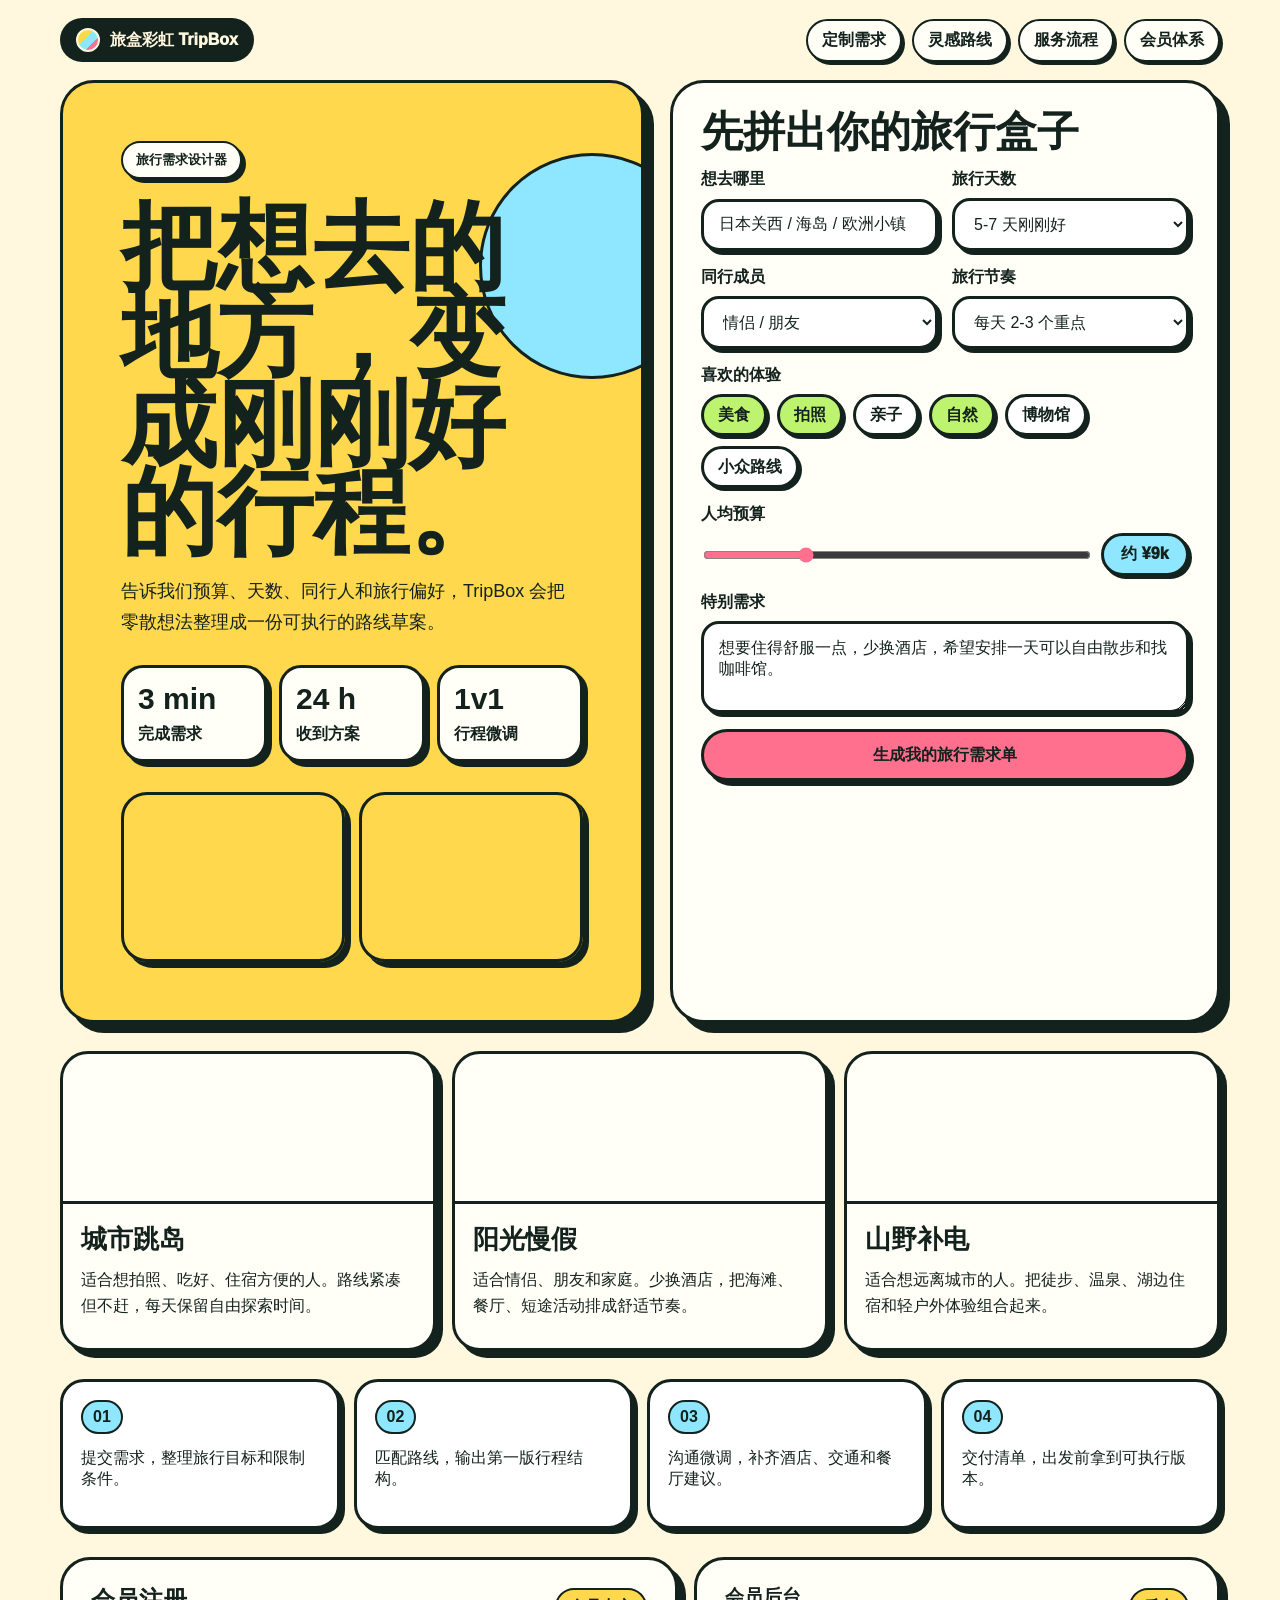
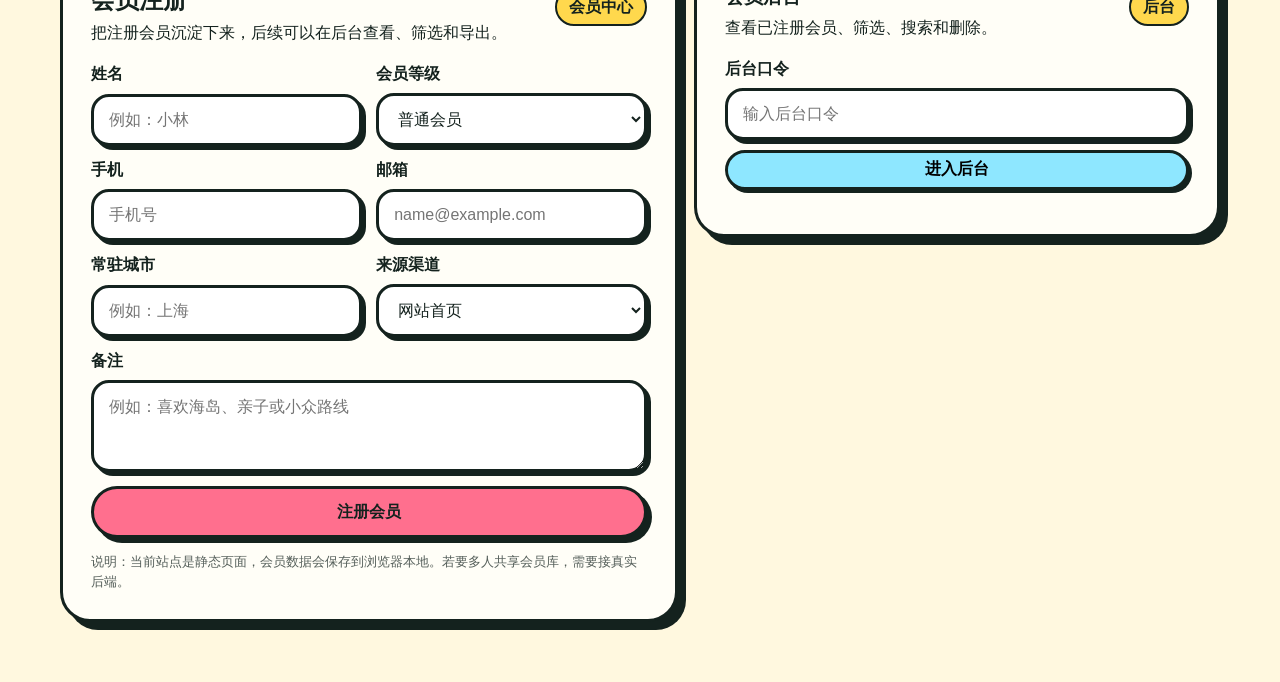
<file: index.html>
<!-- trigger redeploy -->
<!doctype html>
<html lang="zh-CN">
<head>
  <meta charset="utf-8">
  <meta name="viewport" content="width=device-width, initial-scale=1">
  <title>旅盒彩虹 TripBox</title>
  <style>
    * { box-sizing: border-box; }
    :root {
      --ink: #14221e;
      --paper: #fff8df;
      --sun: #ffd84d;
      --coral: #ff6f8e;
      --sky: #8ee7ff;
      --leaf: #bdf36f;
      --white: #fffef7;
    }
    body {
      margin: 0;
      font-family: Inter, "PingFang SC", "Microsoft YaHei", Arial, sans-serif;
      background: var(--paper);
      color: var(--ink);
    }
    button, input, select, textarea { font: inherit; }
    header {
      padding: 18px clamp(18px, 5vw, 60px);
      display: flex;
      justify-content: space-between;
      align-items: center;
      gap: 16px;
    }
    .brand {
      display: inline-flex;
      align-items: center;
      gap: 10px;
      background: var(--ink);
      color: var(--paper);
      padding: 10px 16px;
      border-radius: 999px;
      font-weight: 950;
      white-space: nowrap;
    }
    .mark {
      width: 24px;
      height: 24px;
      border-radius: 50%;
      background: linear-gradient(135deg, var(--sun) 0 38%, var(--sky) 38% 68%, var(--coral) 68%);
      border: 2px solid var(--paper);
    }
    nav {
      display: flex;
      gap: 10px;
      flex-wrap: wrap;
      justify-content: flex-end;
    }
    nav a {
      color: var(--ink);
      text-decoration: none;
      border: 2px solid var(--ink);
      border-radius: 999px;
      padding: 9px 14px;
      background: var(--white);
      font-weight: 850;
      box-shadow: 3px 3px 0 var(--ink);
    }
    main { padding: 0 clamp(18px, 5vw, 60px) 60px; }
    .hero {
      display: grid;
      grid-template-columns: minmax(0, 1.03fr) minmax(320px, .97fr);
      gap: 26px;
      align-items: stretch;
    }
    .intro {
      background: var(--sun);
      border: 3px solid var(--ink);
      border-radius: 34px;
      padding: clamp(24px, 5vw, 58px);
      box-shadow: 10px 10px 0 var(--ink);
      min-height: 620px;
      display: flex;
      flex-direction: column;
      justify-content: space-between;
      overflow: hidden;
      position: relative;
    }
    .intro::after {
      content: "";
      position: absolute;
      right: -64px;
      top: 70px;
      width: 220px;
      height: 220px;
      border: 3px solid var(--ink);
      border-radius: 50%;
      background: var(--sky);
    }
    .eyebrow {
      position: relative;
      z-index: 1;
      display: inline-flex;
      width: fit-content;
      background: var(--white);
      border: 2px solid var(--ink);
      border-radius: 999px;
      padding: 8px 13px;
      font-size: 13px;
      font-weight: 950;
      box-shadow: 4px 4px 0 var(--ink);
    }
    h1 {
      position: relative;
      z-index: 1;
      margin: 24px 0 0;
      max-width: 720px;
      font-size: clamp(44px, 8vw, 96px);
      line-height: .92;
      letter-spacing: 0;
    }
    .lead {
      position: relative;
      z-index: 1;
      max-width: 590px;
      margin: 20px 0 0;
      font-size: 18px;
      line-height: 1.7;
    }
    .quick {
      position: relative;
      z-index: 1;
      display: grid;
      grid-template-columns: repeat(3, 1fr);
      gap: 12px;
      margin-top: 28px;
    }
    .quick div {
      min-height: 96px;
      background: var(--white);
      border: 3px solid var(--ink);
      border-radius: 22px;
      padding: 14px;
      box-shadow: 5px 5px 0 var(--ink);
      font-weight: 900;
    }
    .quick b {
      display: block;
      font-size: 30px;
      margin-bottom: 8px;
    }
    .photo-stack {
      position: relative;
      z-index: 1;
      display: grid;
      grid-template-columns: 1fr 1fr;
      gap: 14px;
      margin-top: 30px;
    }
    .photo {
      min-height: 170px;
      border: 3px solid var(--ink);
      border-radius: 26px;
      background-size: cover;
      background-position: center;
      box-shadow: 6px 6px 0 var(--ink);
    }
    .photo:first-child {
      background-image: url("https://images.unsplash.com/photo-1507525428034-b723cf961d3e?auto=format&fit=crop&w=900&q=80");
    }
    .photo:last-child {
      background-image: url("https://images.unsplash.com/photo-1469474968028-56623f02e42e?auto=format&fit=crop&w=900&q=80");
    }
    .designer {
      background: var(--white);
      border: 3px solid var(--ink);
      border-radius: 34px;
      box-shadow: 10px 10px 0 var(--ink);
      padding: clamp(18px, 4vw, 28px);
      display: grid;
      gap: 16px;
      align-content: start;
    }
    .designer h2 {
      margin: 0;
      font-size: clamp(26px, 4vw, 42px);
      line-height: 1;
      letter-spacing: 0;
    }
    .field {
      display: grid;
      gap: 8px;
    }
    label { font-weight: 950; }
    input, select, textarea {
      width: 100%;
      border: 3px solid var(--ink);
      border-radius: 18px;
      background: #fff;
      color: var(--ink);
      padding: 14px 15px;
      outline: none;
      box-shadow: 4px 4px 0 var(--ink);
    }
    textarea {
      min-height: 92px;
      resize: vertical;
    }
    .pair {
      display: grid;
      grid-template-columns: 1fr 1fr;
      gap: 14px;
    }
    .chips {
      display: flex;
      flex-wrap: wrap;
      gap: 10px;
    }
    .chip input {
      position: absolute;
      width: 1px;
      height: 1px;
      opacity: 0;
      pointer-events: none;
      box-shadow: none;
      padding: 0;
      border: 0;
    }
    .chip span {
      display: inline-flex;
      align-items: center;
      min-height: 42px;
      padding: 0 14px;
      border: 3px solid var(--ink);
      border-radius: 999px;
      background: #fff;
      font-weight: 900;
      box-shadow: 3px 3px 0 var(--ink);
      cursor: pointer;
    }
    .chip input:checked + span { background: var(--leaf); }
    .range-row {
      display: grid;
      grid-template-columns: 1fr auto;
      gap: 12px;
      align-items: center;
    }
    input[type="range"] {
      padding: 0;
      height: 36px;
      box-shadow: none;
      accent-color: var(--coral);
    }
    .price-badge {
      min-width: 88px;
      border: 3px solid var(--ink);
      border-radius: 999px;
      background: var(--sky);
      padding: 8px 10px;
      text-align: center;
      font-weight: 950;
      box-shadow: 3px 3px 0 var(--ink);
    }
    .submit {
      min-height: 52px;
      border: 3px solid var(--ink);
      border-radius: 999px;
      background: var(--coral);
      color: var(--ink);
      font-weight: 950;
      box-shadow: 5px 5px 0 var(--ink);
      cursor: pointer;
    }
    .plans {
      margin-top: 28px;
      display: grid;
      grid-template-columns: repeat(3, 1fr);
      gap: 16px;
    }
    .plan {
      min-height: 300px;
      border: 3px solid var(--ink);
      border-radius: 28px;
      overflow: hidden;
      background: var(--white);
      box-shadow: 7px 7px 0 var(--ink);
    }
    .plan-img {
      min-height: 150px;
      background-size: cover;
      background-position: center;
      border-bottom: 3px solid var(--ink);
    }
    .plan:nth-child(1) .plan-img {
      background-image: url("https://images.unsplash.com/photo-1528127269322-539801943592?auto=format&fit=crop&w=900&q=80");
    }
    .plan:nth-child(2) .plan-img {
      background-image: url("https://images.unsplash.com/photo-1533105079780-92b9be482077?auto=format&fit=crop&w=900&q=80");
    }
    .plan:nth-child(3) .plan-img {
      background-image: url("https://images.unsplash.com/photo-1500530855697-b586d89ba3ee?auto=format&fit=crop&w=900&q=80");
    }
    .plan-body { padding: 18px; }
    .plan h3 {
      margin: 0 0 10px;
      font-size: 26px;
      letter-spacing: 0;
    }
    .plan p {
      margin: 0;
      line-height: 1.6;
    }
    .steps {
      margin-top: 28px;
      display: grid;
      grid-template-columns: repeat(4, 1fr);
      gap: 14px;
    }
    .step {
      background: #fff;
      border: 3px solid var(--ink);
      border-radius: 24px;
      min-height: 150px;
      padding: 18px;
      box-shadow: 5px 5px 0 var(--ink);
    }
    .step b {
      display: block;
      width: fit-content;
      background: var(--sky);
      border: 2px solid var(--ink);
      border-radius: 999px;
      padding: 6px 10px;
      margin-bottom: 14px;
    }
    .membership {
      margin-top: 28px;
      display: grid;
      grid-template-columns: minmax(0, 1fr) minmax(340px, .85fr);
      gap: 16px;
      align-items: start;
    }
    .member-card {
      background: var(--white);
      border: 3px solid var(--ink);
      border-radius: 30px;
      box-shadow: 8px 8px 0 var(--ink);
      padding: clamp(18px, 4vw, 28px);
    }
    .member-head {
      display: flex;
      justify-content: space-between;
      align-items: flex-start;
      gap: 12px;
      margin-bottom: 18px;
    }
    .member-head h2,
    .member-head h3 {
      margin: 0;
      line-height: 1;
      letter-spacing: 0;
    }
    .member-head p {
      margin: 8px 0 0;
      line-height: 1.6;
    }
    .member-pill {
      display: inline-flex;
      align-items: center;
      min-height: 38px;
      padding: 0 12px;
      border: 2px solid var(--ink);
      border-radius: 999px;
      background: var(--sun);
      font-weight: 950;
      white-space: nowrap;
    }
    .member-grid {
      display: grid;
      grid-template-columns: repeat(3, 1fr);
      gap: 12px;
      margin-bottom: 18px;
    }
    .metric {
      min-height: 92px;
      border: 3px solid var(--ink);
      border-radius: 22px;
      background: #fff;
      box-shadow: 4px 4px 0 var(--ink);
      padding: 12px;
    }
    .metric span {
      display: block;
      font-size: 13px;
      font-weight: 900;
      opacity: .75;
      margin-bottom: 10px;
    }
    .metric b {
      font-size: 30px;
      line-height: 1;
    }
    .member-tabs {
      display: flex;
      gap: 10px;
      flex-wrap: wrap;
      margin-bottom: 16px;
    }
    .tab-button {
      min-height: 42px;
      border: 3px solid var(--ink);
      border-radius: 999px;
      background: #fff;
      box-shadow: 4px 4px 0 var(--ink);
      font-weight: 950;
      padding: 0 14px;
      cursor: pointer;
    }
    .tab-button.is-active {
      background: var(--leaf);
    }
    .member-panel {
      display: none;
    }
    .member-panel.is-active {
      display: block;
    }
    .member-form {
      display: grid;
      gap: 14px;
    }
    .member-list {
      overflow: auto;
      border: 3px solid var(--ink);
      border-radius: 24px;
      background: #fff;
      box-shadow: 4px 4px 0 var(--ink);
    }
    table {
      width: 100%;
      border-collapse: collapse;
      min-width: 760px;
    }
    th, td {
      padding: 12px 14px;
      text-align: left;
      border-bottom: 1px solid rgba(20, 34, 30, .16);
      vertical-align: top;
    }
    th {
      background: #f7f4d7;
      position: sticky;
      top: 0;
      z-index: 1;
    }
    .table-actions {
      display: flex;
      flex-wrap: wrap;
      gap: 10px;
      margin-bottom: 12px;
    }
    .mini-button {
      min-height: 40px;
      border: 3px solid var(--ink);
      border-radius: 999px;
      background: var(--sky);
      font-weight: 950;
      box-shadow: 3px 3px 0 var(--ink);
      padding: 0 12px;
      cursor: pointer;
    }
    .mini-button.ghost {
      background: #fff;
    }
    .member-lock {
      display: grid;
      gap: 10px;
      margin-bottom: 16px;
    }
    .inline-note {
      font-size: 13px;
      opacity: .72;
      line-height: 1.5;
    }
    .empty-state {
      padding: 18px;
      text-align: center;
      font-weight: 850;
      color: rgba(20, 34, 30, .7);
    }
    @media (max-width: 960px) {
      header { align-items: flex-start; flex-direction: column; }
      nav { justify-content: flex-start; }
      .hero, .plans, .steps, .membership { grid-template-columns: 1fr; }
      .intro { min-height: auto; }
      .quick { grid-template-columns: 1fr; }
      .photo-stack, .pair { grid-template-columns: 1fr; }
      .member-grid { grid-template-columns: 1fr; }
    }
  </style>
</head>
<body>
  <header>
    <div class="brand"><span class="mark" aria-hidden="true"></span>旅盒彩虹 TripBox</div>
    <nav aria-label="主导航">
      <a href="#designer">定制需求</a>
      <a href="#plans">灵感路线</a>
      <a href="#steps">服务流程</a>
      <a href="#members">会员体系</a>
    </nav>
  </header>

  <main>
    <section class="hero">
      <div class="intro">
        <div>
          <span class="eyebrow">旅行需求设计器</span>
          <h1>把想去的地方，变成刚刚好的行程。</h1>
          <p class="lead">告诉我们预算、天数、同行人和旅行偏好，TripBox 会把零散想法整理成一份可执行的路线草案。</p>
          <div class="quick" aria-label="核心数据">
            <div><b>3 min</b>完成需求</div>
            <div><b>24 h</b>收到方案</div>
            <div><b>1v1</b>行程微调</div>
          </div>
        </div>
        <div class="photo-stack" aria-label="旅行场景图片">
          <div class="photo" role="img" aria-label="海岛旅行"></div>
          <div class="photo" role="img" aria-label="山野旅行"></div>
        </div>
      </div>

      <form class="designer" id="designer">
        <h2>先拼出你的旅行盒子</h2>
        <div class="pair">
          <div class="field">
            <label for="destination">想去哪里</label>
            <input id="destination" name="destination" value="日本关西 / 海岛 / 欧洲小镇">
          </div>
          <div class="field">
            <label for="days">旅行天数</label>
            <select id="days" name="days">
              <option>3-4 天短途</option>
              <option selected>5-7 天刚刚好</option>
              <option>8-12 天深度游</option>
              <option>两周以上慢旅行</option>
            </select>
          </div>
        </div>

        <div class="pair">
          <div class="field">
            <label for="people">同行成员</label>
            <select id="people" name="people">
              <option>一个人出发</option>
              <option selected>情侣 / 朋友</option>
              <option>亲子家庭</option>
              <option>公司团建</option>
            </select>
          </div>
          <div class="field">
            <label for="pace">旅行节奏</label>
            <select id="pace" name="pace">
              <option>轻松躺平</option>
              <option selected>每天 2-3 个重点</option>
              <option>高能打卡</option>
            </select>
          </div>
        </div>

        <div class="field">
          <label>喜欢的体验</label>
          <div class="chips">
            <label class="chip"><input type="checkbox" checked><span>美食</span></label>
            <label class="chip"><input type="checkbox" checked><span>拍照</span></label>
            <label class="chip"><input type="checkbox"><span>亲子</span></label>
            <label class="chip"><input type="checkbox" checked><span>自然</span></label>
            <label class="chip"><input type="checkbox"><span>博物馆</span></label>
            <label class="chip"><input type="checkbox"><span>小众路线</span></label>
          </div>
        </div>

        <div class="field">
          <label for="budget">人均预算</label>
          <div class="range-row">
            <input id="budget" name="budget" type="range" min="2000" max="30000" value="9000">
            <span class="price-badge">约 ¥9k</span>
          </div>
        </div>

        <div class="field">
          <label for="wish">特别需求</label>
          <textarea id="wish" name="wish">想要住得舒服一点，少换酒店，希望安排一天可以自由散步和找咖啡馆。</textarea>
        </div>
        <button class="submit" type="button">生成我的旅行需求单</button>
      </form>
    </section>

    <section class="plans" id="plans" aria-label="灵感路线">
      <article class="plan">
        <div class="plan-img" role="img" aria-label="城市与海湾"></div>
        <div class="plan-body">
          <h3>城市跳岛</h3>
          <p>适合想拍照、吃好、住宿方便的人。路线紧凑但不赶，每天保留自由探索时间。</p>
        </div>
      </article>
      <article class="plan">
        <div class="plan-img" role="img" aria-label="海边度假"></div>
        <div class="plan-body">
          <h3>阳光慢假</h3>
          <p>适合情侣、朋友和家庭。少换酒店，把海滩、餐厅、短途活动排成舒适节奏。</p>
        </div>
      </article>
      <article class="plan">
        <div class="plan-img" role="img" aria-label="山林湖泊"></div>
        <div class="plan-body">
          <h3>山野补电</h3>
          <p>适合想远离城市的人。把徒步、温泉、湖边住宿和轻户外体验组合起来。</p>
        </div>
      </article>
    </section>

    <section class="steps" id="steps" aria-label="服务流程">
      <div class="step"><b>01</b>提交需求，整理旅行目标和限制条件。</div>
      <div class="step"><b>02</b>匹配路线，输出第一版行程结构。</div>
      <div class="step"><b>03</b>沟通微调，补齐酒店、交通和餐厅建议。</div>
      <div class="step"><b>04</b>交付清单，出发前拿到可执行版本。</div>
    </section>

    <section class="membership" id="members" aria-label="会员体系">
      <div class="member-card">
        <div class="member-head">
          <div>
            <h2>会员注册</h2>
            <p>把注册会员沉淀下来，后续可以在后台查看、筛选和导出。</p>
          </div>
          <span class="member-pill">会员中心</span>
        </div>

        <form class="member-form" id="member-form">
          <div class="pair">
            <div class="field">
              <label for="member-name">姓名</label>
              <input id="member-name" name="name" autocomplete="name" placeholder="例如：小林" required>
            </div>
            <div class="field">
              <label for="member-level">会员等级</label>
              <select id="member-level" name="level">
                <option value="普通会员">普通会员</option>
                <option value="银卡会员">银卡会员</option>
                <option value="金卡会员">金卡会员</option>
                <option value="黑金会员">黑金会员</option>
              </select>
            </div>
          </div>

          <div class="pair">
            <div class="field">
              <label for="member-phone">手机</label>
              <input id="member-phone" name="phone" inputmode="tel" autocomplete="tel" placeholder="手机号" required>
            </div>
            <div class="field">
              <label for="member-email">邮箱</label>
              <input id="member-email" name="email" inputmode="email" autocomplete="email" placeholder="name@example.com" required>
            </div>
          </div>

          <div class="pair">
            <div class="field">
              <label for="member-city">常驻城市</label>
              <input id="member-city" name="city" placeholder="例如：上海">
            </div>
            <div class="field">
              <label for="member-source">来源渠道</label>
              <select id="member-source" name="source">
                <option>网站首页</option>
                <option>活动页面</option>
                <option>朋友推荐</option>
                <option>其他渠道</option>
              </select>
            </div>
          </div>

          <div class="field">
            <label for="member-note">备注</label>
            <textarea id="member-note" name="note" placeholder="例如：喜欢海岛、亲子或小众路线"></textarea>
          </div>

          <button class="submit" type="submit">注册会员</button>
          <div class="inline-note">说明：当前站点是静态页面，会员数据会保存到浏览器本地。若要多人共享会员库，需要接真实后端。</div>
        </form>
      </div>

      <div class="member-card">
        <div class="member-head">
          <div>
            <h3>会员后台</h3>
            <p>查看已注册会员、筛选、搜索和删除。</p>
          </div>
          <span class="member-pill">后台</span>
        </div>

        <div class="member-lock" id="admin-lock">
          <div class="field">
            <label for="admin-pass">后台口令</label>
            <input id="admin-pass" type="password" placeholder="输入后台口令">
          </div>
          <button class="mini-button" type="button" id="unlock-admin">进入后台</button>
        </div>

        <div class="member-panel" id="admin-panel" aria-live="polite">
          <div class="member-grid">
            <div class="metric">
              <span>注册会员</span>
              <b id="stat-total">0</b>
            </div>
            <div class="metric">
              <span>今日新增</span>
              <b id="stat-today">0</b>
            </div>
            <div class="metric">
              <span>金卡以上</span>
              <b id="stat-premium">0</b>
            </div>
          </div>

          <div class="table-actions">
            <input id="member-search" type="text" placeholder="搜索姓名 / 手机 / 邮箱" style="max-width: 260px;">
            <select id="member-filter" style="max-width: 180px;">
              <option value="all">全部等级</option>
              <option value="普通会员">普通会员</option>
              <option value="银卡会员">银卡会员</option>
              <option value="金卡会员">金卡会员</option>
              <option value="黑金会员">黑金会员</option>
            </select>
            <button class="mini-button" type="button" id="export-members">导出数据</button>
            <button class="mini-button ghost" type="button" id="logout-admin">退出后台</button>
          </div>

          <div class="member-list">
            <table>
              <thead>
                <tr>
                  <th>姓名</th>
                  <th>联系方式</th>
                  <th>等级 / 来源</th>
                  <th>注册时间</th>
                  <th>备注</th>
                  <th>操作</th>
                </tr>
              </thead>
              <tbody id="member-table-body"></tbody>
            </table>
            <div class="empty-state" id="member-empty" hidden>还没有注册会员。</div>
          </div>
        </div>
      </div>
    </section>
  </main>

  <script>
    (() => {
      const MEMBERS_KEY = 'tripbox-members-v1';
      const ADMIN_KEY = 'tripbox-admin-unlocked-v1';
      const ADMIN_PASSWORD = 'tripbox-admin';

      const form = document.getElementById('member-form');
      const adminLock = document.getElementById('admin-lock');
      const adminPanel = document.getElementById('admin-panel');
      const adminPass = document.getElementById('admin-pass');
      const unlockBtn = document.getElementById('unlock-admin');
      const logoutBtn = document.getElementById('logout-admin');
      const exportBtn = document.getElementById('export-members');
      const searchInput = document.getElementById('member-search');
      const filterSelect = document.getElementById('member-filter');
      const tableBody = document.getElementById('member-table-body');
      const emptyState = document.getElementById('member-empty');
      const statTotal = document.getElementById('stat-total');
      const statToday = document.getElementById('stat-today');
      const statPremium = document.getElementById('stat-premium');

      const nameInput = document.getElementById('member-name');
      const levelInput = document.getElementById('member-level');
      const phoneInput = document.getElementById('member-phone');
      const emailInput = document.getElementById('member-email');
      const cityInput = document.getElementById('member-city');
      const sourceInput = document.getElementById('member-source');
      const noteInput = document.getElementById('member-note');

      const escapeHtml = (value) => String(value).replace(/[&<>"']/g, (ch) => ({
        '&': '&amp;',
        '<': '&lt;',
        '>': '&gt;',
        '"': '&quot;',
        "'": '&#39;'
      }[ch]));

      const makeId = () => `m_${Date.now()}_${Math.random().toString(16).slice(2, 8)}`;
      const normalize = (value) => String(value || '').trim();
      const normalizeEmail = (value) => normalize(value).toLowerCase();
      const todayKey = () => new Date().toISOString().slice(0, 10);
      const formatDateTime = (iso) => new Intl.DateTimeFormat('zh-CN', {
        year: 'numeric',
        month: '2-digit',
        day: '2-digit',
        hour: '2-digit',
        minute: '2-digit'
      }).format(new Date(iso));

      function loadMembers() {
        try {
          const parsed = JSON.parse(localStorage.getItem(MEMBERS_KEY) || '[]');
          return Array.isArray(parsed) ? parsed : [];
        } catch {
          return [];
        }
      }

      function saveMembers(nextMembers) {
        localStorage.setItem(MEMBERS_KEY, JSON.stringify(nextMembers));
      }

      let members = loadMembers();
      let adminUnlocked = sessionStorage.getItem(ADMIN_KEY) === '1';

      function setAdminUnlocked(unlocked) {
        adminUnlocked = unlocked;
        if (unlocked) {
          sessionStorage.setItem(ADMIN_KEY, '1');
        } else {
          sessionStorage.removeItem(ADMIN_KEY);
        }
        adminLock.hidden = unlocked;
        adminPanel.classList.toggle('is-active', unlocked);
      }

      function matchesQuery(member, query) {
        if (!query) return true;
        const haystack = [
          member.name,
          member.phone,
          member.email,
          member.city,
          member.source,
          member.level,
          member.note
        ].join(' ').toLowerCase();
        return haystack.includes(query.toLowerCase());
      }

      function render() {
        const query = normalize(searchInput.value);
        const level = filterSelect.value;
        const filtered = members.filter((member) => {
          const levelOk = level === 'all' || member.level === level;
          return levelOk && matchesQuery(member, query);
        });

        const total = members.length;
        const today = members.filter((member) => member.createdAt.slice(0, 10) === todayKey()).length;
        const premium = members.filter((member) => ['金卡会员', '黑金会员'].includes(member.level)).length;

        statTotal.textContent = total;
        statToday.textContent = today;
        statPremium.textContent = premium;

        tableBody.innerHTML = filtered.map((member) => {
          return `
            <tr>
              <td>
                <strong>${escapeHtml(member.name)}</strong><br>
                <small>${escapeHtml(member.city || '未填写城市')}</small>
              </td>
              <td>
                ${escapeHtml(member.phone || '未填写手机')}<br>
                <small>${escapeHtml(member.email || '未填写邮箱')}</small>
              </td>
              <td>
                ${escapeHtml(member.level)}<br>
                <small>${escapeHtml(member.source || '未知来源')}</small>
              </td>
              <td>${escapeHtml(formatDateTime(member.createdAt))}</td>
              <td>${escapeHtml(member.note || '—')}</td>
              <td>
                <button class="mini-button ghost" data-remove="${escapeHtml(member.id)}" type="button">删除</button>
              </td>
            </tr>
          `;
        }).join('');

        emptyState.hidden = filtered.length !== 0;
      }

      function addMember(member) {
        members = [member, ...members];
        saveMembers(members);
        render();
      }

      function removeMember(id) {
        members = members.filter((member) => member.id !== id);
        saveMembers(members);
        render();
      }

      function downloadMembers() {
        const payload = JSON.stringify(members, null, 2);
        const blob = new Blob([payload], { type: 'application/json;charset=utf-8' });
        const url = URL.createObjectURL(blob);
        const a = document.createElement('a');
        a.href = url;
        a.download = 'tripbox-members.json';
        document.body.appendChild(a);
        a.click();
        a.remove();
        URL.revokeObjectURL(url);
      }

      form.addEventListener('submit', (event) => {
        event.preventDefault();
        const name = normalize(nameInput.value);
        const phone = normalize(phoneInput.value);
        const email = normalizeEmail(emailInput.value);
        const city = normalize(cityInput.value);
        const note = normalize(noteInput.value);

        if (!name || !phone || !email) {
          alert('请先补全姓名、手机和邮箱。');
          return;
        }

        if (members.some((member) => normalizeEmail(member.email) === email)) {
          alert('这个邮箱已经注册过了。');
          return;
        }

        addMember({
          id: makeId(),
          name,
          phone,
          email,
          city,
          level: levelInput.value,
          source: sourceInput.value,
          note,
          createdAt: new Date().toISOString()
        });

        form.reset();
        levelInput.value = '普通会员';
        sourceInput.value = '网站首页';
        alert('会员注册成功，后台已更新。');
      });

      unlockBtn.addEventListener('click', () => {
        if (adminPass.value === ADMIN_PASSWORD) {
          setAdminUnlocked(true);
          render();
        } else {
          alert('口令不正确。');
        }
      });

      logoutBtn.addEventListener('click', () => setAdminUnlocked(false));
      exportBtn.addEventListener('click', downloadMembers);
      searchInput.addEventListener('input', render);
      filterSelect.addEventListener('change', render);
      tableBody.addEventListener('click', (event) => {
        const target = event.target;
        if (!(target instanceof HTMLElement)) return;
        const id = target.getAttribute('data-remove');
        if (!id) return;
        if (confirm('确认删除这个会员吗？')) {
          removeMember(id);
        }
      });

      setAdminUnlocked(adminUnlocked);
      render();
    })();
  </script>
</body>
</html>
</file>
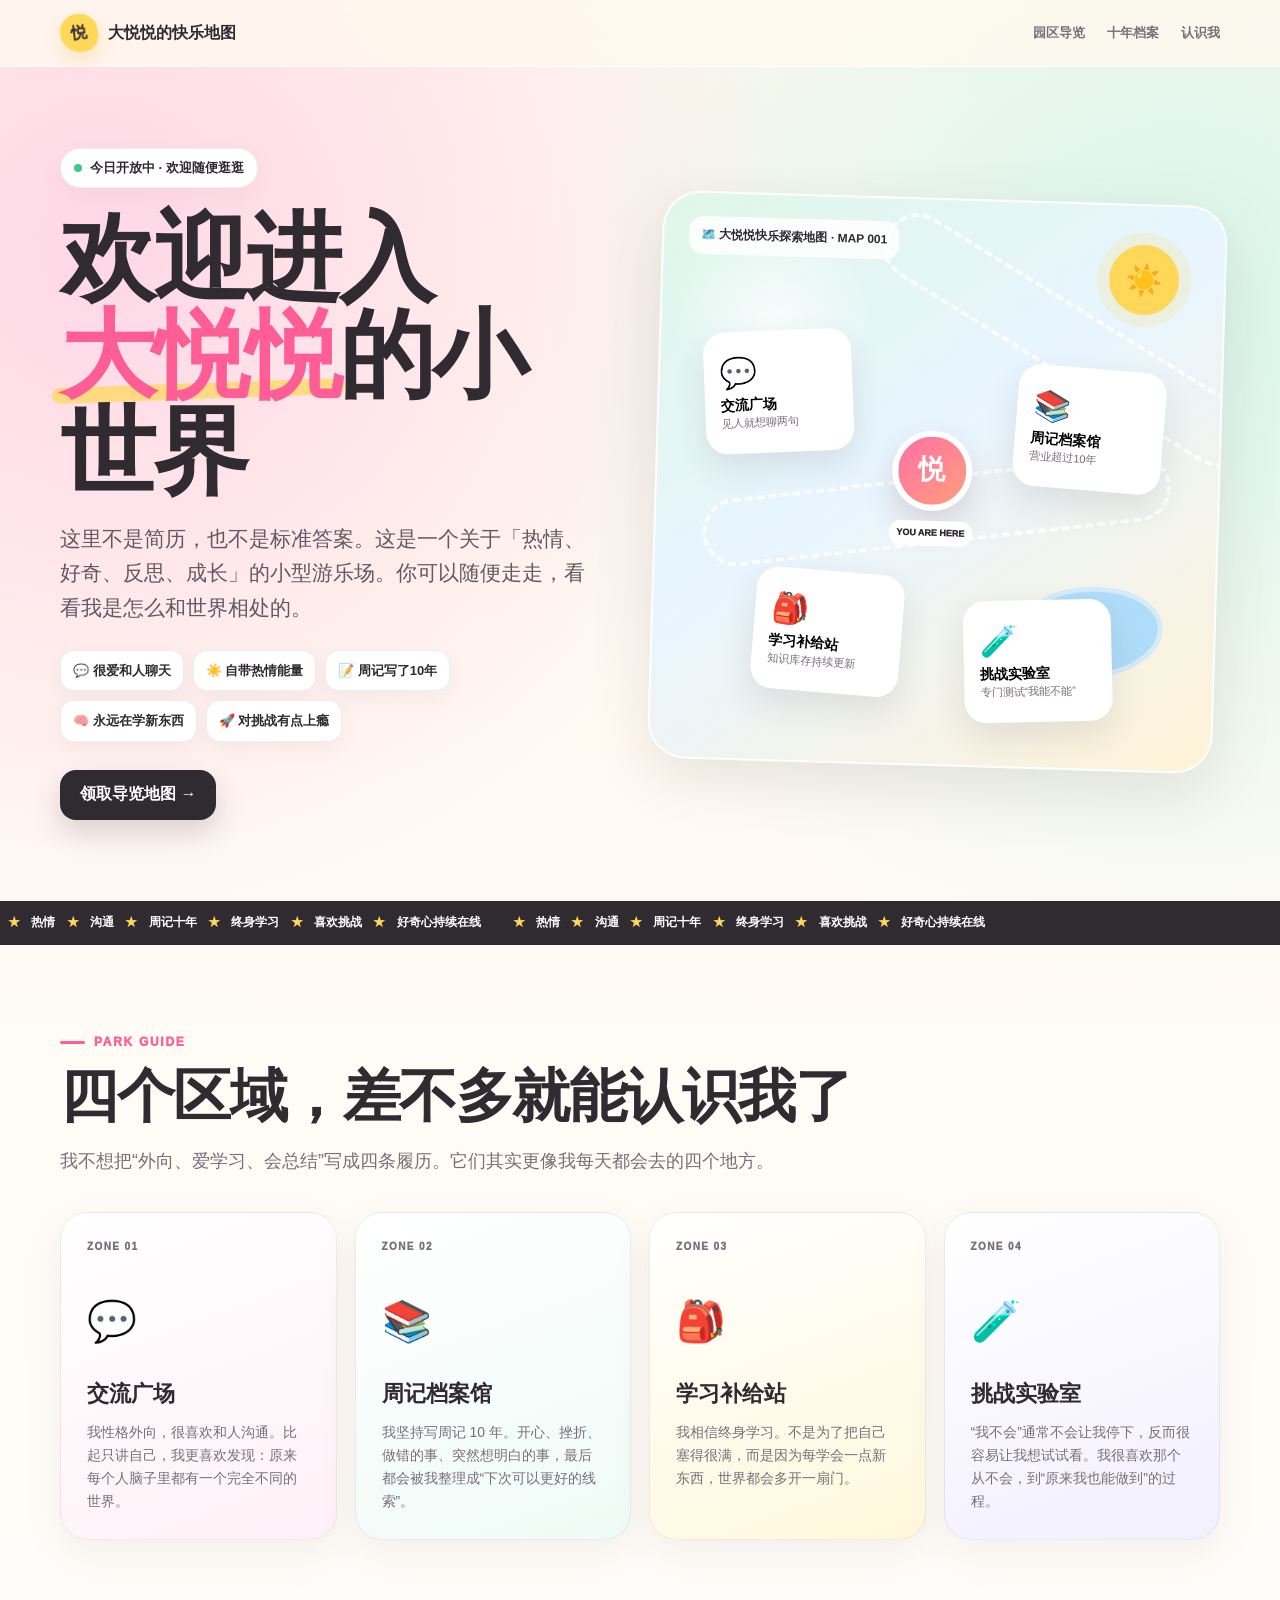
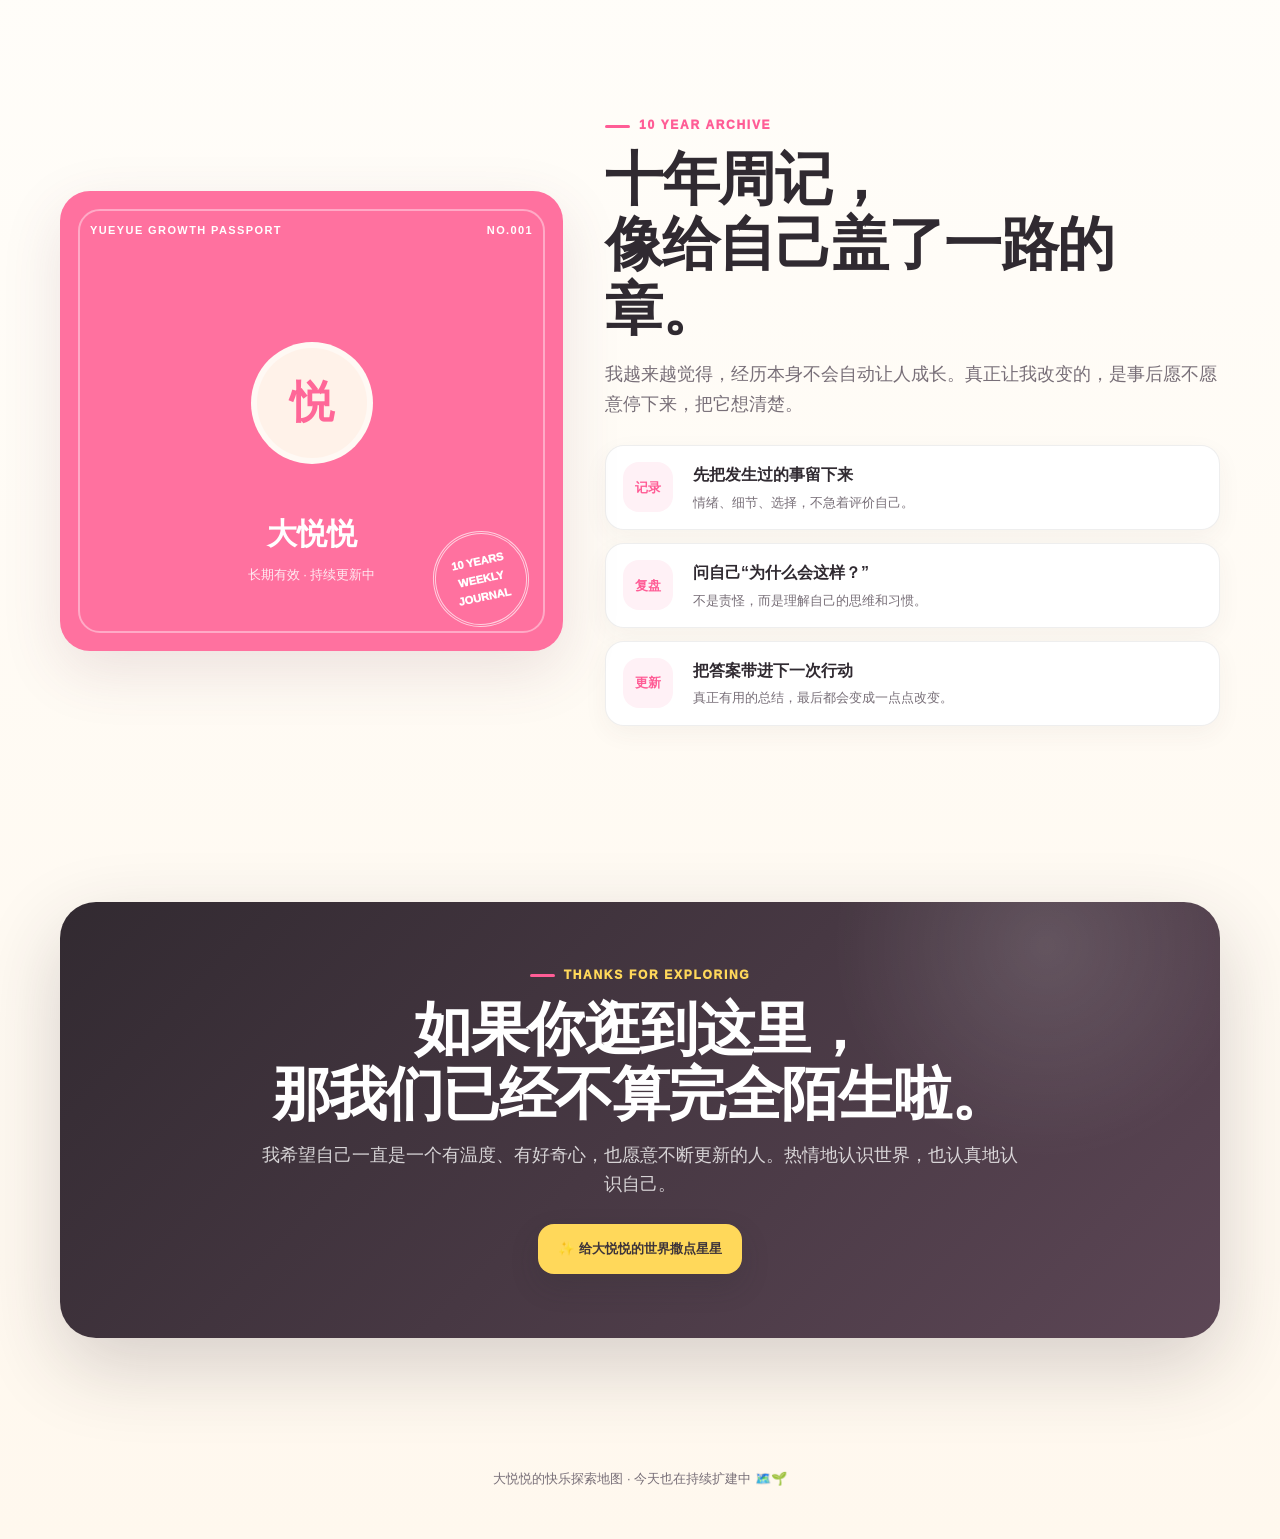
<file: dayueyue/index.html>
<!doctype html><html lang="zh-CN"><head><meta charset="utf-8"><meta name="viewport" content="width=device-width,initial-scale=1"><meta name="description" content="大悦悦的快乐探索地图"><title>大悦悦的快乐探索地图</title><style>
:root{--bg:#fff9ef;--ink:#302a31;--muted:#786f78;--pink:#ff6fa7;--yellow:#ffd85a;--mint:#79d8b7;--blue:#8ab9ff;--lav:#ad96f5}*{box-sizing:border-box}html{scroll-behavior:smooth}body{margin:0;font-family:-apple-system,BlinkMacSystemFont,"PingFang SC","Microsoft YaHei",sans-serif;color:var(--ink);line-height:1.65;background:radial-gradient(circle at 8% 8%,#ffd7e6 0,transparent 22%),radial-gradient(circle at 92% 10%,#d9f6eb 0,transparent 22%),linear-gradient(180deg,#fff8ed,#fffdf9 50%,#fff8ee);overflow-x:hidden}a{text-decoration:none;color:inherit}.wrap{width:min(1160px,calc(100% - 28px));margin:auto}header{position:sticky;top:0;z-index:50;background:#fff9efcc;backdrop-filter:blur(14px);border-bottom:1px solid #fff}.nav{height:66px;display:flex;align-items:center;justify-content:space-between}.brand{display:flex;align-items:center;gap:10px;font-weight:900}.mark{width:38px;height:38px;border-radius:50% 50% 44% 56%;display:grid;place-items:center;background:var(--yellow);transform:rotate(-7deg);box-shadow:0 8px 18px #efb72f44}.links{display:flex;gap:22px;font-size:13px;font-weight:800;color:var(--muted)}.hero{min-height:calc(100vh - 66px);display:grid;grid-template-columns:.95fr 1.05fr;gap:46px;align-items:center;padding:56px 0}.pill{display:inline-flex;align-items:center;gap:8px;padding:8px 13px;border-radius:999px;background:#fff;border:1px solid #0001;font-size:13px;font-weight:900;box-shadow:0 8px 24px #6d40500d}.dot{width:8px;height:8px;border-radius:50%;background:#42c886;box-shadow:0 0 0 0 #42c88666;animation:p 1.8s infinite}@keyframes p{70%{box-shadow:0 0 0 9px #42c88600}}h1{font-size:clamp(56px,7.8vw,96px);line-height:1.01;letter-spacing:-3px;margin:22px 0 18px}.name{color:#ff5d96;position:relative;display:inline-block;z-index:0}.name:after{content:"";position:absolute;left:-3%;right:-2%;bottom:5px;height:16px;background:var(--yellow);border-radius:99px;z-index:-1;transform:rotate(-2deg);opacity:.72}.intro{font-size:clamp(17px,2vw,21px);color:#625962;max-width:650px}.tags{display:flex;flex-wrap:wrap;gap:9px;margin:24px 0 28px}.tag{padding:9px 12px;border-radius:14px;background:#fff;border:1px solid #0001;font-size:13px;font-weight:850;box-shadow:0 8px 20px #5037440d}.btn{display:inline-flex;align-items:center;justify-content:center;min-height:50px;padding:0 20px;border:0;border-radius:16px;background:var(--ink);color:#fff;font-weight:900;cursor:pointer;box-shadow:0 12px 28px #2f2a312e;transition:.2s}.btn:hover{transform:translateY(-3px)}.map{position:relative;min-height:600px}.board{position:absolute;inset:14px 0 18px 20px;border-radius:38px;overflow:hidden;background:radial-gradient(circle at 20% 22%,#ffffffb8,transparent 16%),linear-gradient(145deg,#dff7e8,#e8f5ff 45%,#fff2d7);border:2px solid #ffffffdd;box-shadow:0 20px 60px #5c3d4b20;transform:rotate(1.7deg);transition:.3s}.map:hover .board{transform:rotate(0)}.label{position:absolute;left:25px;top:23px;background:#ffffffd9;padding:9px 12px;border-radius:14px;font-size:12px;font-weight:900;z-index:3}.road{position:absolute;left:8%;right:8%;top:49%;height:68px;border:4px dashed #ffffffc9;border-radius:80px;transform:rotate(-8deg)}.road.r2{top:18%;left:35%;right:-10%;transform:rotate(30deg)}.pond{position:absolute;width:145px;height:92px;right:9%;bottom:16%;background:#93d3ff;border-radius:55% 45% 58% 42%;opacity:.72;border:5px solid #ffffff77}.sun{position:absolute;right:8%;top:7%;width:70px;height:70px;border-radius:50%;display:grid;place-items:center;background:var(--yellow);font-size:30px;box-shadow:0 0 0 12px #ffd85a2e;cursor:pointer;z-index:4}.zone{position:absolute;z-index:5;width:148px;min-height:122px;border:0;border-radius:22px;padding:16px;background:#fff;box-shadow:0 14px 32px #43353d1c;cursor:pointer;text-align:left;transition:.2s}.zone:hover{transform:translateY(-6px) scale(1.03)!important}.zone .ic{font-size:30px;display:block;margin-bottom:7px}.zone strong{display:block;font-size:14px}.zone small{color:var(--muted)}.z1{left:8%;top:24%;transform:rotate(-4deg)}.z2{right:10%;top:29%;transform:rotate(3deg)}.z3{left:18%;bottom:12%;transform:rotate(3deg)}.z4{right:18%;bottom:8%;transform:rotate(-3deg)}.you{position:absolute;z-index:7;left:49%;top:48%;transform:translate(-50%,-50%);width:80px;height:80px;border-radius:50%;display:grid;place-items:center;background:linear-gradient(135deg,var(--pink),#ff9f7b);color:#fff;border:6px solid #fff;font-size:27px;font-weight:950;box-shadow:0 14px 30px #6f3f542f}.you:after{content:"YOU ARE HERE";position:absolute;top:84px;white-space:nowrap;background:#fff;color:var(--ink);font-size:9px;padding:5px 8px;border-radius:99px}.ribbon{background:var(--ink);color:#fff;overflow:hidden}.track{width:max-content;display:flex;animation:s 24s linear infinite;padding:12px 0;font-size:12px;font-weight:900}.track span{white-space:nowrap;padding-right:24px}.star{color:var(--yellow);padding:0 8px}@keyframes s{to{transform:translateX(-50%)}}section{padding:88px 0}.kicker{display:flex;align-items:center;gap:9px;color:#ff5d96;font-size:12px;font-weight:950;letter-spacing:1.7px}.kicker:before{content:"";width:25px;height:3px;border-radius:99px;background:#ff5d96}h2{font-size:clamp(38px,5vw,58px);line-height:1.12;letter-spacing:-1.5px;margin:11px 0 14px}.desc{max-width:760px;color:var(--muted);font-size:18px}.grid{display:grid;grid-template-columns:repeat(4,1fr);gap:18px;margin-top:36px}.card{min-height:285px;padding:26px;border-radius:27px;background:#fff;border:1px solid #0001;box-shadow:0 15px 42px #50374412;transition:.22s}.card:hover{transform:translateY(-6px)}.card .n{font-size:10px;font-weight:950;color:var(--muted);letter-spacing:1.4px}.card .big{font-size:40px;margin:32px 0 22px}.card h3{font-size:22px;margin:0 0 9px}.card p{margin:0;color:var(--muted);font-size:14px}.c1{background:linear-gradient(160deg,#fff,#fff1f7)}.c2{background:linear-gradient(160deg,#fff,#effbf6)}.c3{background:linear-gradient(160deg,#fff,#fff8dc)}.c4{background:linear-gradient(160deg,#fff,#f2efff)}.story{display:grid;grid-template-columns:.9fr 1.1fr;gap:42px;align-items:center}.passport{min-height:460px;border-radius:30px;background:#ff719f;color:#fff;padding:30px;position:relative;box-shadow:0 20px 60px #6f3f5422;transform:rotate(-2deg)}.passport:before{content:"";position:absolute;inset:18px;border:2px solid #ffffff66;border-radius:22px}.pass-top{position:relative;z-index:2;display:flex;justify-content:space-between;font-size:11px;font-weight:900;letter-spacing:1.4px}.face{position:absolute;left:50%;top:46%;transform:translate(-50%,-50%);width:122px;height:122px;border-radius:50%;display:grid;place-items:center;background:#fff2e9;color:#ff6798;font-size:44px;font-weight:950;border:6px solid #ffffff77}.pass-name{position:absolute;left:0;right:0;bottom:93px;text-align:center;font-size:30px;font-weight:950}.pass-sub{position:absolute;left:0;right:0;bottom:66px;text-align:center;font-size:13px;opacity:.86}.stamp{position:absolute;right:34px;bottom:24px;width:96px;height:96px;border-radius:50%;border:3px double #ffffffaa;display:grid;place-items:center;text-align:center;font-size:11px;font-weight:950;transform:rotate(-12deg)}.timeline{display:grid;gap:13px;margin-top:26px}.item{display:grid;grid-template-columns:56px 1fr;gap:14px;padding:16px 17px;background:#fff;border-radius:19px;border:1px solid #0001;box-shadow:0 8px 24px #5037440d}.step{width:50px;height:50px;border-radius:16px;display:grid;place-items:center;background:#fff1f6;color:#ff5d96;font-size:13px;font-weight:950}.item strong{display:block}.item p{margin:3px 0 0;color:var(--muted);font-size:13px}.end{padding:64px 44px;border-radius:36px;text-align:center;background:radial-gradient(circle at 85% 10%,#ffffff20,transparent 20%),linear-gradient(135deg,#322a31,#5c4655);color:#fff;box-shadow:0 28px 80px #32283033}.end p{max-width:760px;margin:0 auto;color:#ffffffc8;font-size:18px}.end .btn{margin-top:24px;background:var(--yellow);color:#3d343a}.modal{position:fixed;inset:0;z-index:100;display:none;align-items:center;justify-content:center;padding:20px;background:#241e235f;backdrop-filter:blur(8px)}.modal.show{display:flex}.pop{width:min(520px,100%);background:#fff;border-radius:28px;padding:30px;box-shadow:0 26px 90px #0003;position:relative}.close{position:absolute;right:17px;top:17px;width:36px;height:36px;border:0;border-radius:50%;background:#f5f1f3;font-size:22px;cursor:pointer}.pop .emoji{font-size:48px}.pop h3{font-size:28px;margin:8px 0}.pop p{color:var(--muted)}.conf{position:fixed;top:-30px;z-index:120;pointer-events:none;font-size:22px;animation:f 1.8s linear forwards}@keyframes f{to{transform:translateY(110vh) rotate(480deg);opacity:.1}}footer{padding:42px 0 50px;text-align:center;color:var(--muted);font-size:13px}.reveal{opacity:0;transform:translateY(18px);transition:.65s}.reveal.show{opacity:1;transform:none}@media(max-width:950px){.hero,.story{grid-template-columns:1fr}.map{min-height:560px}.grid{grid-template-columns:1fr 1fr}.links{display:none}}@media(max-width:580px){.hero{padding:44px 0 38px;min-height:auto}h1{font-size:56px}.map{min-height:500px}.board{inset:8px 0 16px 3px}.zone{width:126px;min-height:108px;padding:12px}.z1{left:5%;top:24%}.z2{right:5%;top:31%}.z3{left:9%;bottom:11%}.z4{right:8%;bottom:8%}.grid{grid-template-columns:1fr}.end{padding:48px 20px}.passport{min-height:420px}}</style></head><body>
<header><div class="wrap nav"><a class="brand" href="#"><span class="mark">悦</span><span>大悦悦的快乐地图</span></a><div class="links"><a href="#guide">园区导览</a><a href="#journal">十年档案</a><a href="#hello">认识我</a></div></div></header>
<main><div class="wrap hero"><div class="reveal"><div class="pill"><span class="dot"></span>今日开放中 · 欢迎随便逛逛</div><h1>欢迎进入<br><span class="name">大悦悦</span>的小世界</h1><p class="intro">这里不是简历，也不是标准答案。这是一个关于「热情、好奇、反思、成长」的小型游乐场。你可以随便走走，看看我是怎么和世界相处的。</p><div class="tags"><span class="tag">💬 很爱和人聊天</span><span class="tag">☀️ 自带热情能量</span><span class="tag">📝 周记写了10年</span><span class="tag">🧠 永远在学新东西</span><span class="tag">🚀 对挑战有点上瘾</span></div><a class="btn" href="#guide">领取导览地图 →</a></div>
<div class="map reveal"><div class="board"><div class="label">🗺️ 大悦悦快乐探索地图 · MAP 001</div><div class="road"></div><div class="road r2"></div><div class="pond"></div><div class="sun" id="sun">☀️</div><button class="zone z1" data-zone="talk"><span class="ic">💬</span><strong>交流广场</strong><small>见人就想聊两句</small></button><button class="zone z2" data-zone="journal"><span class="ic">📚</span><strong>周记档案馆</strong><small>营业超过10年</small></button><button class="zone z3" data-zone="learn"><span class="ic">🎒</span><strong>学习补给站</strong><small>知识库存持续更新</small></button><button class="zone z4" data-zone="challenge"><span class="ic">🧪</span><strong>挑战实验室</strong><small>专门测试“我能不能”</small></button><div class="you">悦</div></div></div></div>
<div class="ribbon"><div class="track"><span><b class="star">★</b> 热情 <b class="star">★</b> 沟通 <b class="star">★</b> 周记十年 <b class="star">★</b> 终身学习 <b class="star">★</b> 喜欢挑战 <b class="star">★</b> 好奇心持续在线</span><span><b class="star">★</b> 热情 <b class="star">★</b> 沟通 <b class="star">★</b> 周记十年 <b class="star">★</b> 终身学习 <b class="star">★</b> 喜欢挑战 <b class="star">★</b> 好奇心持续在线</span></div></div>
<section id="guide"><div class="wrap"><div class="kicker reveal">PARK GUIDE</div><h2 class="reveal">四个区域，差不多就能认识我了</h2><p class="desc reveal">我不想把“外向、爱学习、会总结”写成四条履历。它们其实更像我每天都会去的四个地方。</p><div class="grid"><article class="card c1 reveal"><div class="n">ZONE 01</div><div class="big">💬</div><h3>交流广场</h3><p>我性格外向，很喜欢和人沟通。比起只讲自己，我更喜欢发现：原来每个人脑子里都有一个完全不同的世界。</p></article><article class="card c2 reveal"><div class="n">ZONE 02</div><div class="big">📚</div><h3>周记档案馆</h3><p>我坚持写周记 10 年。开心、挫折、做错的事、突然想明白的事，最后都会被我整理成“下次可以更好的线索”。</p></article><article class="card c3 reveal"><div class="n">ZONE 03</div><div class="big">🎒</div><h3>学习补给站</h3><p>我相信终身学习。不是为了把自己塞得很满，而是因为每学会一点新东西，世界都会多开一扇门。</p></article><article class="card c4 reveal"><div class="n">ZONE 04</div><div class="big">🧪</div><h3>挑战实验室</h3><p>“我不会”通常不会让我停下，反而很容易让我想试试看。我很喜欢那个从不会，到“原来我也能做到”的过程。</p></article></div></div></section>
<section id="journal"><div class="wrap story"><div class="passport reveal"><div class="pass-top"><span>YUEYUE GROWTH PASSPORT</span><span>NO.001</span></div><div class="face">悦</div><div class="pass-name">大悦悦</div><div class="pass-sub">长期有效 · 持续更新中</div><div class="stamp">10 YEARS<br>WEEKLY<br>JOURNAL</div></div><div class="reveal"><div class="kicker">10 YEAR ARCHIVE</div><h2>十年周记，<br>像给自己盖了一路的章。</h2><p class="desc">我越来越觉得，经历本身不会自动让人成长。真正让我改变的，是事后愿不愿意停下来，把它想清楚。</p><div class="timeline"><div class="item"><div class="step">记录</div><div><strong>先把发生过的事留下来</strong><p>情绪、细节、选择，不急着评价自己。</p></div></div><div class="item"><div class="step">复盘</div><div><strong>问自己“为什么会这样？”</strong><p>不是责怪，而是理解自己的思维和习惯。</p></div></div><div class="item"><div class="step">更新</div><div><strong>把答案带进下一次行动</strong><p>真正有用的总结，最后都会变成一点点改变。</p></div></div></div></div></div></section>
<section id="hello"><div class="wrap"><div class="end reveal"><div class="kicker" style="justify-content:center;color:#ffd85a">THANKS FOR EXPLORING</div><h2>如果你逛到这里，<br>那我们已经不算完全陌生啦。</h2><p>我希望自己一直是一个有温度、有好奇心，也愿意不断更新的人。热情地认识世界，也认真地认识自己。</p><button class="btn" id="spark">✨ 给大悦悦的世界撒点星星</button></div></div></section></main>
<footer><div class="wrap">大悦悦的快乐探索地图 · 今天也在持续扩建中 🗺️🌱</div></footer><div class="modal" id="modal"><div class="pop"><button class="close" id="close">×</button><div class="emoji" id="emoji"></div><h3 id="mt"></h3><p id="mp"></p></div></div>
<script>const ob=new IntersectionObserver(es=>es.forEach(e=>e.isIntersecting&&e.target.classList.add("show")),{threshold:.12});document.querySelectorAll(".reveal").forEach(x=>ob.observe(x));const d={talk:["💬","欢迎来到交流广场","这里大概是我最常出现的地方。我喜欢聊天、分享、认识新的人，也愿意听别人讲自己的故事。好的交流不是表现自己，而是彼此多打开一点世界。"],journal:["📚","欢迎来到周记档案馆","这个馆已经连续营业超过 10 年。每周我都会回来整理发生过的事情。写久了以后我发现，周记不是记录生活，而是在训练自己看懂生活。"],learn:["🎒","欢迎来到学习补给站","这里没有毕业时间。我喜欢新知识、新工具和新领域，因为每一次学习都会让我发现：自己的边界还可以再往外一点。"],challenge:["🧪","欢迎来到挑战实验室","这里专门测试一句话：这件事我能不能做到？我不一定每次都成功，但很喜欢先动手试试看。很多自信，就是这样一次次试出来的。"]};const m=document.getElementById("modal"),em=document.getElementById("emoji"),mt=document.getElementById("mt"),mp=document.getElementById("mp");document.querySelectorAll(".zone").forEach(z=>z.onclick=()=>{const x=d[z.dataset.zone];em.textContent=x[0];mt.textContent=x[1];mp.textContent=x[2];m.classList.add("show")});document.getElementById("close").onclick=()=>m.classList.remove("show");m.onclick=e=>e.target===m&&m.classList.remove("show");function stars(){const a=["✨","⭐","💗","🌼","🌈","🍀"];for(let i=0;i<36;i++){const e=document.createElement("div");e.className="conf";e.textContent=a[Math.floor(Math.random()*a.length)];e.style.left=Math.random()*100+"vw";e.style.animationDelay=Math.random()*.5+"s";document.body.appendChild(e);setTimeout(()=>e.remove(),2300)}}document.getElementById("spark").onclick=stars;document.getElementById("sun").onclick=stars;</script></body></html>
</file>
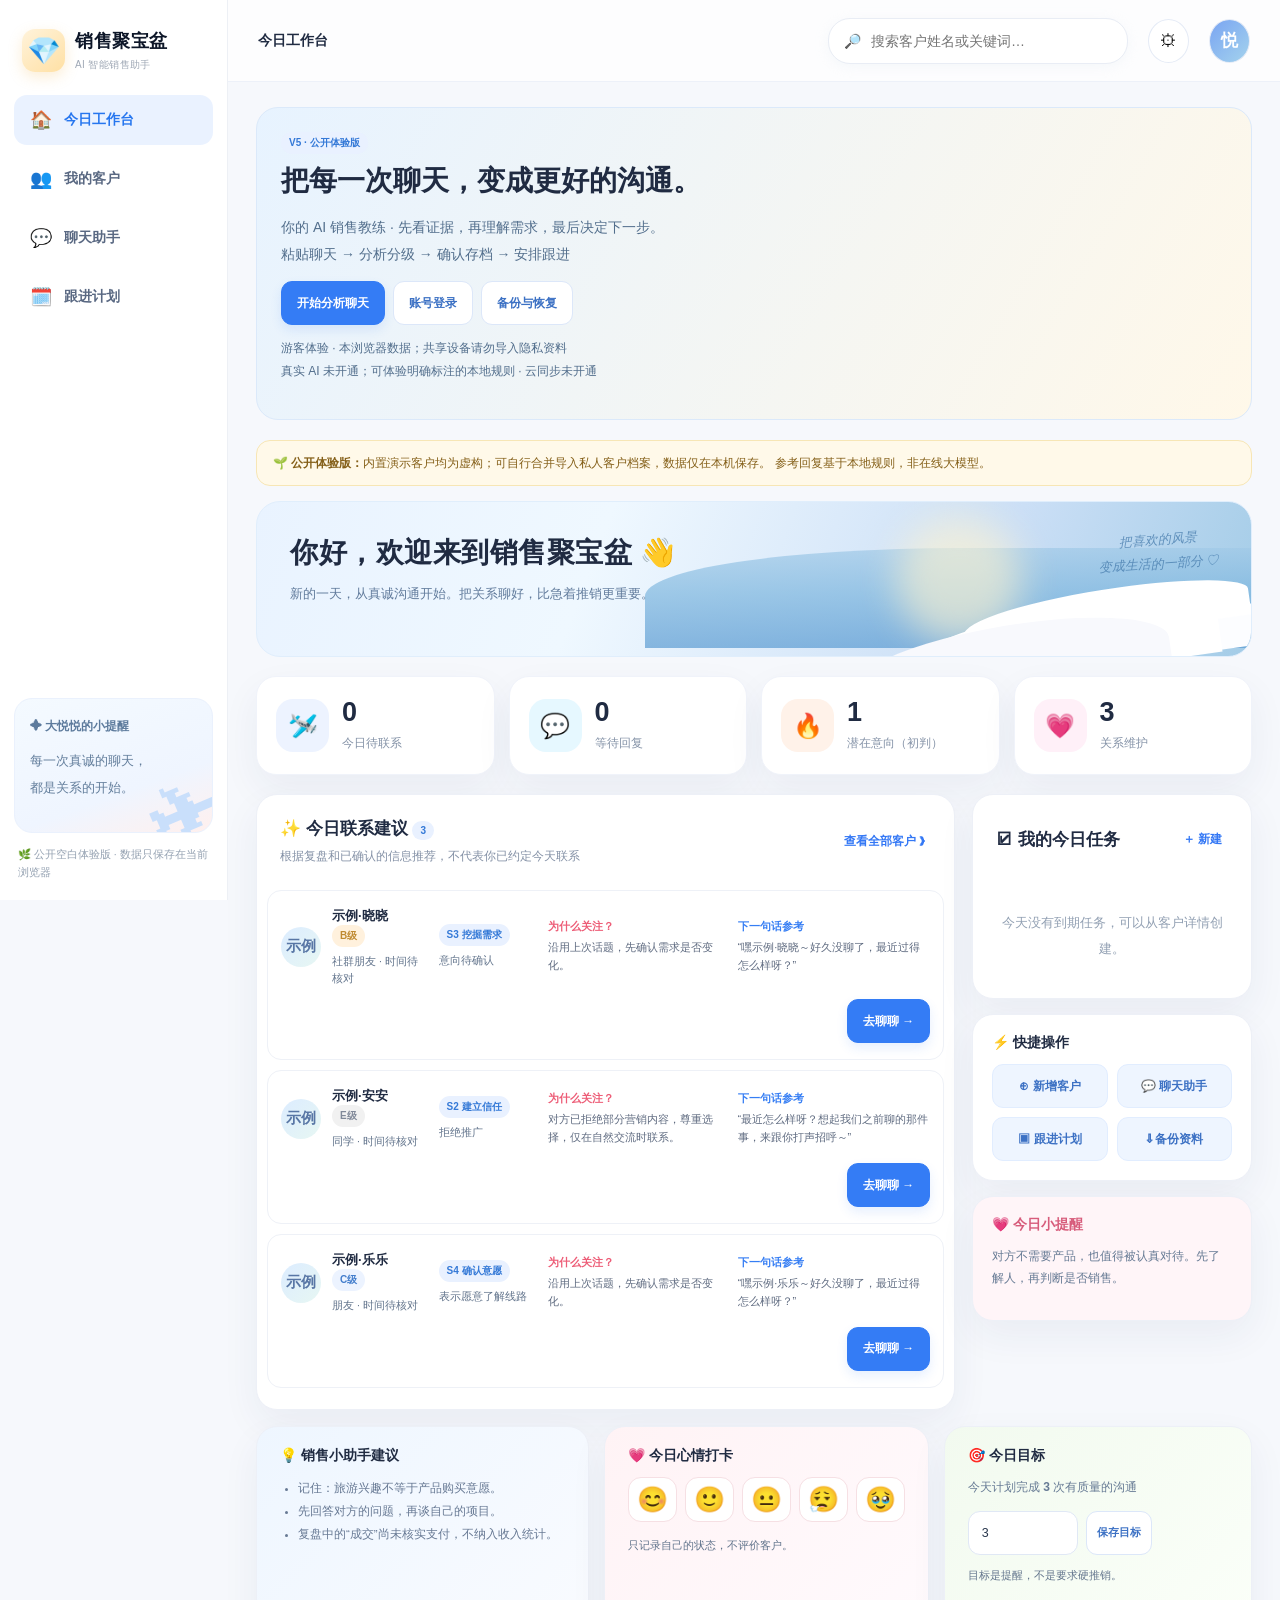
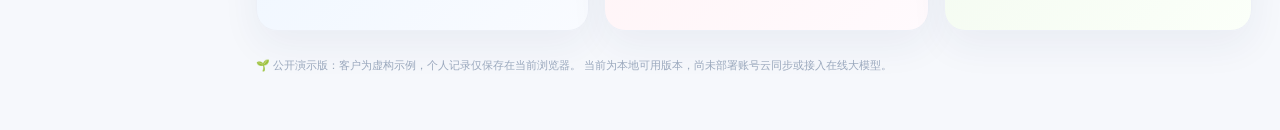
<file: sales/index.html>
<!doctype html><html lang="zh-CN"><head><meta charset="utf-8"/><meta name="viewport" content="width=device-width,initial-scale=1"/><meta name="color-scheme" content="light"/><title>销售聚宝盆 · 公开体验版</title><meta name="description" content="销售聚宝盆公开体验版：今日工作台、客户档案、聊天辅助和跟进计划，演示数据均为虚构。" />
<style>
:root{--blue:#3478f5;--ink:#202b42;--muted:#8794a8;--line:#e9edf5;--paper:#f6f8fc;--shadow:0 15px 38px rgba(28,58,105,.060);--rose:#f76288;--radius:20px}*{box-sizing:border-box}body{margin:0;font-family:-apple-system,BlinkMacSystemFont,"PingFang SC","Microsoft Yahei","Noto Sans CJK SC",sans-serif;background:var(--paper);color:var(--ink);font-size:14px}button,input,select,textarea{font:inherit}button{cursor:pointer}button:focus-visible,input:focus-visible,textarea:focus-visible,select:focus-visible{outline:3px solid #92bcff;outline-offset:2px}button:disabled{opacity:.45;cursor:not-allowed}::selection{background:#d1e2ff}a{color:var(--blue)}.layout{display:flex;min-height:100vh}.sidebar{width:228px;flex:0 0 228px;background:#fff;border-right:1px solid #edf0f5;display:flex;flex-direction:column;padding:25px 14px 16px;position:sticky;top:0;min-height:100vh;height:100vh;z-index:15}.brand{display:flex;align-items:center;gap:10px;padding:4px 8px 23px}.logo{background:linear-gradient(140deg,#fff3db,#ffe0a4);box-shadow:0 5px 14px #f4ba5c40;border-radius:13px;width:43px;height:43px;display:grid;place-items:center;font-size:27px}.brand h1{font-size:18px;letter-spacing:.6px;margin:0;color:#0e1729}.brand small{display:block;font-size:10px;letter-spacing:.4px;color:#9fa8b5;margin-top:5px}.nav{display:flex;flex-direction:column;gap:9px}.nav button{display:flex;width:100%;gap:11px;align-items:center;text-align:left;border:0;background:transparent;padding:14px;border-radius:13px;color:#596882;font-weight:620}.nav button:hover{background:#f5f8fe}.nav button.active{background:#eaf2ff;color:#2676ef}.nav .ico{font-size:18px;width:25px;text-align:center}.sideflex{flex:1}.sidequote{background:linear-gradient(160deg,#f4faff,#eff5ff 65%,#fff0ee);border:1px solid #eaf1fd;border-radius:18px;padding:18px 15px;position:relative;overflow:hidden}.sidequote::after{content:'✈';position:absolute;font-size:72px;color:#c9dffb;right:-12px;bottom:-23px;transform:rotate(-23deg)}.sidequote b{font-size:12px;color:#5d7b9d}.sidequote p{font-family:serif;line-height:2.05;color:#637e9c;font-size:13px;position:relative;z-index:1}.private-note{font-size:10.5px;color:#94a1b1;line-height:1.7;margin:13px 4px 2px}.area{min-width:0;flex:1}.top{height:82px;display:flex;align-items:center;gap:20px;padding:0 30px;background:rgba(255,255,255,.80);border-bottom:1px solid #edf1f9}.searchtop{margin-left:auto;display:flex;align-items:center;gap:8px;width:300px;max-width:40%;background:white;border:1px solid #e9edf5;border-radius:22px;padding:0 15px;box-shadow:0 3px 13px #e0e9f247}.searchtop input{border:0;outline:none;background:none;padding:12px 2px;min-width:0;width:100%}.iconbtn{display:grid;place-items:center;height:41px;width:41px;border-radius:50%;border:1px solid #e5ebf6;background:white;font-size:17px;flex:none}.profilecircle{background:linear-gradient(135deg,#79a4f2,#a4d3ed);color:white;font-weight:800}.mobbtn{display:none}.container{padding:25px 28px 54px;max-width:1580px;margin:auto}.hero{position:relative;isolation:isolate;overflow:hidden;border-radius:24px;padding:32px 33px;min-height:156px;background:linear-gradient(111deg,#e9f3ff 0%,#eff8ff 34%,#cbdff6 73%,#a3cce7 100%);border:1px solid #e0eefc}.hero:before{content:'';position:absolute;right:-5%;top:30%;width:66%;height:65%;border-radius:48% 0 0 0;background:linear-gradient(180deg,#a0c9e7,#7db6de 45%,#5a9bd2);opacity:.7;z-index:-1}.hero:after{content:'';position:absolute;right:8%;bottom:-44px;width:32%;height:75px;border-radius:55% 45% 0 0;background:#f8f9fd;box-shadow:56px -14px 0 -5px #fff,100px -37px 0 -15px #fff,155px -6px 0 -15px #fcfdff;transform:rotate(-8deg);z-index:-1}.hero .sun{position:absolute;border-radius:50%;width:126px;height:126px;right:23%;top:15px;background:#fff4cf98;filter:blur(18px);z-index:-1}.hero h2{font-size:28px;margin:0 0 13px;font-weight:850;letter-spacing:.5px}.hero p{color:#617b9c;margin:0;font-size:13px}.hero .slogan{position:absolute;right:33px;top:26px;color:#3d74a7;opacity:.7;font-family:serif;font-style:italic;text-align:center;line-height:1.85;transform:rotate(-4deg);font-size:13px}.statgrid{display:grid;grid-template-columns:repeat(4,minmax(0,1fr));gap:14px;margin:19px 0}.stat{background:#fff;box-shadow:var(--shadow);border:1px solid #f0f3fa;border-radius:20px;padding:18px 19px;display:flex;gap:13px;align-items:center;min-height:99px}.stat .num{font-size:27px;font-weight:820;line-height:1}.stat small{display:block;color:#8492a7;margin-top:9px;font-size:12px}.stat .sico{width:53px;height:53px;border-radius:17px;display:grid;place-items:center;font-size:24px;flex:none}.sico.blue{background:#edf3ff}.sico.cyan{background:#e6f8ff}.sico.orange{background:#fff2e9}.sico.pink{background:#fff0f8}.card{background:white;border:1px solid #edf0f7;border-radius:21px;box-shadow:var(--shadow)}.cardhead{padding:22px 23px 13px;display:flex;align-items:center;justify-content:space-between;gap:12px}.cardhead h3{font-size:17px;margin:0}.sub{font-size:11.5px;color:#8491a6;line-height:1.7;margin-top:7px}.linkbtn{border:0;background:none;color:var(--blue);font-weight:650;font-size:12px;white-space:nowrap}.highlightlayout{display:grid;grid-template-columns:minmax(0,2.35fr) minmax(255px,.9fr);gap:17px;align-items:start}.suggestion-list{padding:0 10px 11px}.srow{display:grid;grid-template-columns:minmax(160px,.8fr) minmax(110px,.58fr) minmax(130px,1.05fr) minmax(160px,1.15fr) 90px;align-items:center;gap:13px;border:1px solid #eef1f7;border-radius:14px;padding:16px 13px;margin:10px 0;min-height:99px}.srow:hover{background:#fbfdff;border-color:#dce8ff}.srow>div:not(:last-child){min-width:0}.namebox{display:flex;align-items:center;gap:11px}.av{height:40px;width:40px;background:linear-gradient(135deg,#dcecff,#e7f7f3);color:#5876a5;display:grid;place-items:center;flex:none;border-radius:50%;font-size:15px;font-weight:800}.nm{font-weight:750;font-size:13px;word-break:break-word}.tiny{color:#91a0b4;font-size:10.5px;margin-top:6px;line-height:1.6}.pill{padding:4px 8px;border-radius:15px;font-size:10px;font-weight:750;display:inline-block;background:#e9f1ff;color:#3479d7;margin-right:4px;white-space:nowrap}.pill.A{background:#ffe9e9;color:#f0515e}.pill.B{background:#fff1dd;color:#bf8a31}.pill.C{background:#ecf3ff;color:#427dcc}.pill.D{background:#eaf8ec;color:#45945d}.pill.E{background:#f1f1f1;color:#808999}.pill.stop{background:#fff0f3;color:#c85f7b}.colmeta{font-size:11px;color:#64738a;line-height:1.7}.lab{color:#ed5d77;font-size:11px;font-weight:780;margin-bottom:4px}.lab.blue{color:#367ef4}.smalltext{font-size:11px;line-height:1.65;color:#5f6b80;overflow-wrap:anywhere}.clamp3{display:-webkit-box;-webkit-box-orient:vertical;-webkit-line-clamp:3;overflow:hidden}.btn{display:inline-flex;align-items:center;justify-content:center;gap:5px;white-space:nowrap;border:1px solid #dce7f9;border-radius:11px;background:white;color:#3c71c4;font-size:12px;font-weight:740;padding:11px 15px;transition:transform .12s,box-shadow .12s}.btn:hover{transform:translateY(-1px);box-shadow:0 6px 15px #2f70ed1a}.btn.primary{color:white;background:#347cf5;border-color:#347cf5;box-shadow:0 5px 11px #347cf51f}.btn.soft{background:#eef5ff;border-color:#e1edff}.btn.pink{color:#d25179;background:#fff0f7;border-color:#ffe4ef}.btn.ghost{border:0;background:transparent}.btn.red{color:#cb455e;border-color:#ffd2d9}.btn.sm{padding:7px 10px;font-size:11px}.stack{display:flex;flex-direction:column;gap:15px}.pad{padding:19px}.checktask{padding:11px 16px;display:flex;align-items:flex-start;gap:10px;font-size:12px;color:#687891;line-height:1.6}.checktask input{accent-color:#347cf5;width:16px;height:16px;flex:none}.quickgrid{display:grid;grid-template-columns:repeat(2,1fr);gap:9px;margin-top:12px}.quickgrid button{min-height:44px;padding:8px;font-size:12px}.bottomgrid{display:grid;grid-template-columns:1.08fr 1fr 1fr;gap:15px;margin-top:16px}.mini{padding:20px 23px;min-height:205px}.mini h3{font-size:14px;margin:0 0 12px}.mini ul{padding:0 0 0 18px;margin:0;color:#677994;font-size:11.5px;line-height:2}.ai-note{background:linear-gradient(135deg,#eef6ff,#f9fbff)}.mood-note{background:linear-gradient(135deg,#fff3f5,#fffafd)}.goal-note{background:linear-gradient(135deg,#f2faef,#fbfff9)}.moods{display:flex;gap:8px}.moods button{border:1px solid #f6e0e4;border-radius:13px;background:white;font-size:25px;padding:7px 8px}.moods button.on{background:#ffe2e8;box-shadow:0 0 0 2px #e788aa}.formrow{display:flex;gap:8px;align-items:center;flex-wrap:wrap}.input,.textarea,.sel{border:1px solid #e0e8f5;border-radius:12px;padding:11px 13px;outline:none;background:white;color:#29374d;font-size:12.5px;min-width:0}.input:focus,.textarea:focus,.sel:focus{border-color:#7ba9ff}.textarea{resize:vertical;width:100%;min-height:145px;line-height:1.8}.input{flex:1}.sel{min-width:100px}.formgrid{display:grid;grid-template-columns:repeat(2,1fr);gap:12px}.field label{display:block;margin:0 0 7px;color:#667b96;font-size:12px}.field .input,.field .sel{width:100%}.sectiontitle{display:flex;justify-content:space-between;align-items:center;gap:10px;margin:25px 0 18px}.sectiontitle h2{font-size:24px;margin:0}.lead{color:#7d8da3;font-size:12px;margin:6px 0 0}.filterbar{display:flex;gap:9px;flex-wrap:wrap;padding:18px}.tablewrap{overflow-x:auto}.listtable{width:100%;border-collapse:collapse;min-width:790px}.listtable th{background:#f9fbfe;color:#8593a8;text-align:left;font-size:11px;font-weight:650;padding:15px 17px;border-bottom:1px solid var(--line)}.listtable td{padding:15px 17px;border-bottom:1px solid #eef1f7;font-size:12px;max-width:290px;vertical-align:middle}.listtable tr:hover td{background:#fbfdff}.tagwarn{color:#b48440;background:#fff3e1;border-radius:6px;font-size:10px;padding:3px 5px}.dim{color:#8794a8}.strong{font-weight:740}.secgrid{display:grid;grid-template-columns:1.15fr .85fr;gap:17px}.notearea{border:1px dashed #cdddf4;background:#f7faff;border-radius:14px;padding:13px 15px;color:#5f7295;font-size:12px;line-height:1.85}.resultarea{padding:18px;border:1px solid #dce9ff;border-radius:14px;background:#f9fcff;line-height:1.8}.replies{display:grid;gap:9px}.replybox{padding:14px;border:1px solid #e5ebf5;background:#fff;border-radius:13px}.replybox strong{color:#2d7bdb;font-size:12px}.replybox p{font-size:13px;line-height:1.9;margin:9px 0;color:#43556c}.smallmuted{font-size:11px;color:#8995a8;line-height:1.75}.cases{display:grid;grid-template-columns:repeat(2,minmax(0,1fr));gap:9px}.case{padding:12px 14px;border:1px solid #edf0f6;border-radius:12px;font-size:12px;line-height:1.6;cursor:pointer;background:white}.case:hover{border-color:#a8c7ff}.case b{color:#2c72dc}.taskline{display:flex;gap:10px;justify-content:space-between;align-items:center;padding:16px 18px;border-bottom:1px solid #f1f3f7}.taskline:last-child{border:0}.taskline:hover{background:#fbfdff}.small{font-size:12px;color:#667a94;line-height:1.8}.empty{text-align:center;color:#92a0b3;padding:36px 20px;line-height:2;font-size:13px}.modalback{position:fixed;inset:0;display:none;align-items:center;justify-content:center;background:#1a2c47a0;z-index:100;padding:15px}.modalback.show{display:flex}.modal{background:#fff;border-radius:23px;box-shadow:0 32px 120px #0b244659;max-width:min(850px,95vw);width:100%;max-height:90vh;overflow:auto}.modalhead{position:sticky;top:0;background:white;z-index:2;border-bottom:1px solid #ecf0f7;padding:19px 24px;display:flex;justify-content:space-between;align-items:center}.modalhead h2{font-size:18px;margin:0}.modalbody{padding:22px 24px}.timeline{border-left:2px solid #d8e8ff;margin-left:10px;padding-left:20px;display:grid;gap:13px}.timeline>article{padding:13px 16px;border-radius:12px;background:#f8fbff;border:1px solid #e8f1ff;position:relative}.timeline>article:before{content:'';position:absolute;background:#4384ef;border:3px solid white;border-radius:50%;width:10px;height:10px;top:15px;left:-27px}.timeline .meta{font-size:10px;color:#93a3b7;margin:4px 0}.timeline p{font-size:11.5px;line-height:1.8;color:#65748a;white-space:pre-wrap;margin:8px 0}.twocol{display:grid;grid-template-columns:repeat(2,minmax(0,1fr));gap:12px}.footer{color:#9aa8bd;font-size:11px;line-height:1.9;margin-top:24px}.hider{display:none}.overlaynav{display:none}.toast{position:fixed;bottom:27px;left:50%;transform:translate(-50%,15px);background:#253e65;color:white;font-size:12px;border-radius:12px;padding:12px 17px;box-shadow:0 9px 25px #0002;z-index:200;opacity:0;pointer-events:none;transition:all .15s}.toast.show{transform:translate(-50%,0);opacity:1}.filelabel{display:inline-flex;border:1px dashed #a8c0e4;border-radius:11px;padding:9px 12px;gap:6px;cursor:pointer;background:#f8fbff}.warnbar{background:#fff7ed;border:1px solid #f3dfc0;border-radius:13px;padding:11px 15px;color:#9a6e3b;line-height:1.75;font-size:11px;margin:14px 0}.previewbox{margin-top:12px;max-width:100%;max-height:220px;object-fit:contain;border-radius:11px;border:1px solid #e5eaf1}.nudge{font-size:11px;color:#9caabb}.scrollup{max-height:270px;overflow:auto;border:1px solid #eff2f8;border-radius:11px}.thinlabel{font-size:11px;color:#9ba7ba}.margintop{margin-top:18px}
@media(max-width:1280px){.srow{grid-template-columns:minmax(135px,.9fr) minmax(95px,.6fr) minmax(115px,1.1fr) minmax(150px,1.2fr)}.srow .btn{grid-column:4;justify-self:end}.highlightlayout{grid-template-columns:minmax(0,2fr) minmax(220px,.8fr)}}
@media(max-width:1024px){.sidebar{width:190px;flex-basis:190px}.container{padding:18px}.bottomgrid{grid-template-columns:1fr 1fr}.bottomgrid .mini:last-child{grid-column:1 / -1}.statgrid{gap:9px}.stat{padding:15px}.highlightlayout{grid-template-columns:1fr}.highlightlayout .stack{display:grid;grid-template-columns:1fr 1fr;gap:10px}}
@media(max-width:720px){.sidebar{position:fixed;left:-260px;width:228px;transition:left .2s;box-shadow:15px 0 45px #142e4930}.sidebar.open{left:0}.overlaynav.open{display:block;position:fixed;inset:0;background:#15253a80;z-index:14}.mobbtn{display:grid}.top{height:69px;padding:0 15px;gap:10px}.searchtop{max-width:none;width:100%;flex:1}.container{padding:15px 12px 35px}.hero{padding:25px 21px;min-height:155px}.hero h2{font-size:22px}.hero p{max-width:60%;font-size:11px;line-height:1.8}.hero .slogan{display:none}.statgrid{grid-template-columns:repeat(2,1fr);gap:9px}.stat{padding:13px;min-height:90px}.stat .sico{height:41px;width:41px;font-size:18px}.stat .num{font-size:22px}.stat small{font-size:10px;margin-top:4px}.srow{grid-template-columns:1fr 1fr;gap:10px;padding:13px}.srow .namebox{grid-column:1}.srow>div:nth-child(2){grid-column:2}.srow>div:nth-child(3){grid-column:1 / -1}.srow>div:nth-child(4){grid-column:1 / -1}.srow .btn{grid-column:1 / -1;width:100%}.highlightlayout .stack{grid-template-columns:1fr}.bottomgrid,.secgrid,.twocol,.formgrid{grid-template-columns:1fr}.bottomgrid .mini:last-child{grid-column:auto}.sectiontitle h2{font-size:21px}.cardhead{padding:18px}.cases{grid-template-columns:1fr}.modalbody{padding:16px}.modalhead{padding:17px}.quickgrid{grid-template-columns:repeat(2,1fr)}}
</style><link rel="stylesheet" href="v5.css"><script src="config.js"></script></head>
<body><div class="overlaynav" id="backdrop" onclick="toggleNav(false)"></div><div class="layout"><aside class="sidebar" id="sidebar"><div class="brand"><div class="logo">💎</div><div><h1>销售聚宝盆</h1><small>AI 智能销售助手</small></div></div><nav class="nav" id="navigation"></nav><div class="sideflex"></div><div class="sidequote"><b>✦ 大悦悦的小提醒</b><p>每一次真诚的聊天，<br>都是关系的开始。</p></div><div class="private-note" id="privacyFlag"></div></aside><div class="area"><div class="top"><button class="iconbtn mobbtn" onclick="toggleNav(true)" aria-label="菜单">☰</button><span class="strong" id="topTitle">今日工作台</span><div class="searchtop">🔎 <input id="topSearch" aria-label="搜索客户" placeholder="搜索客户姓名或关键词…" onkeydown="if(event.key==='Enter')jumpSearch()"/></div><button class="iconbtn" title="设置及备份" onclick="openSettings()">⚙</button><button class="iconbtn profilecircle" title="个人空间">悦</button></div><main class="container" id="page"></main></div></div><div class="modalback" id="modalback" onclick="if(event.target===this)closeModal()"><div class="modal" id="modal"></div></div><div class="toast" id="toast"></div>
<script>
'use strict';
const PRIVATE_VERSION=false;
const INITIAL_DATA={"clients":[{"id":"demo1","name":"示例·晓晓","sourceRef":"虚构演示资料","notes":"虚构客户：上次询问过暑期亲子旅行，尚未决定出行日期。","relation":"社群朋友","grade":"B","stage":3,"contact":"nurture","salesState":"意向待确认","lastTopic":"咨询亲子出游建议","lastDate":"","confirmed":true,"duplicateReview":false,"noPromoTypes":[],"priority":true,"events":[]},{"id":"demo2","name":"示例·安安","sourceRef":"虚构演示资料","notes":"虚构客户：曾表示暂不想了解副业，适合保持友好的普通交流。","relation":"同学","grade":"E","stage":2,"contact":"nurture","salesState":"拒绝推广","lastTopic":"暂不考虑旅游推广","lastDate":"","confirmed":true,"duplicateReview":false,"noPromoTypes":["旅游推广"],"priority":true,"events":[]},{"id":"demo3","name":"示例·乐乐","sourceRef":"虚构演示资料","notes":"虚构客户：喜欢周末短途旅行，愿意了解线路。","relation":"朋友","grade":"C","stage":4,"contact":"nurture","salesState":"表示愿意了解线路","lastTopic":"喜欢短途旅行，等待具体出行计划","lastDate":"","confirmed":true,"duplicateReview":false,"noPromoTypes":[],"priority":true,"events":[]}],"tasks":[],"settings":{"goal":3,"mood":""}};
const TEACHER_CASES=[{"id":"G01","title":"先了解客户需求，再推荐产品"},{"id":"G02","title":"尊重客户明确拒绝"},{"id":"G03","title":"避免过长的推销消息"},{"id":"G04","title":"成交之后重视售后服务"}];
const PRIVATE_PERSONA={};
const STORAGE_KEY=PRIVATE_VERSION?'jbp_real_v3_2026':'jbp_demo_v3_2026';
const STAGES=['建立连接','建立信任','挖掘需求','确认意愿','介绍方案','处理疑问','达成成交','售后维护'];
const TODAY=()=>new Date().toLocaleDateString('sv-SE');
const esc=(s)=>String(s??'').replace(/[&<>"']/g,c=>({'&':'&amp;','<':'&lt;','>':'&gt;','"':'&quot;',"'":'&#39;'}[c]));
const clean=(s)=>esc(s).replace(/\n/g,'<br>');
const el=(id)=>document.getElementById(id);
const mkid=()=>Math.random().toString(36).slice(2,9)+'_'+Date.now().toString(36);
const copyObj=o=>JSON.parse(JSON.stringify(o));
let state;
try {state=JSON.parse(localStorage.getItem(STORAGE_KEY))||copyObj(INITIAL_DATA)}catch(e){state=copyObj(INITIAL_DATA)}
if(!Array.isArray(state.clients))state.clients=[];if(!Array.isArray(state.tasks))state.tasks=[];if(!state.settings)state.settings={goal:3,mood:''};
let route='today',activeId=null,analysis=null,chatClientId=null,previewURL=null,clientFilter='',gradeFilter='all',statusFilter='all';
let save=()=>{try{localStorage.setItem(STORAGE_KEY,JSON.stringify(state))}catch(e){alert('浏览器无法保存：可能处于隐私模式或存储空间已满，请及时导出备份。')}};
const toast=(s)=>{el('toast').textContent=s;el('toast').classList.add('show');setTimeout(()=>el('toast').classList.remove('show'),2400)};
const get=(id)=>state.clients.find(x=>x.id===id);
const gradePill=(v)=>`<span class="pill ${esc(v||'D')}">${esc(v||'D')}级</span>`;
const stagePill=(v)=>`<span class="pill">S${v||1} ${STAGES[Math.max(0,(v||1)-1)]}</span>`;
const avatar=(name)=>`<span class="av">${esc((name||'客').slice(0,2))}</span>`;
const sdate=(v)=>v?esc(v):'时间待核对';
const safeStr=(t,n=170)=>String(t||'暂无记录').slice(0,n);
const isNoPromo=(c)=>((c.noPromoTypes||[]).length>0);
const commentFor=(c)=>{
 if(isNoPromo(c))return '对方已拒绝部分营销内容，尊重选择，仅在自然交流时联系。';
 if(c.stage>=8)return '复盘记录了成交，优先核实订单和做好售后，不重复推销。';
 if(PRIVATE_PERSONA[c.name]?.why)return PRIVATE_PERSONA[c.name].why;
 return c.confirmed?'沿用上次话题，先确认需求是否变化。':'信息来自复盘摘要且未核对，先确认近况，不直接发送产品。';
};
const replyFor=(c,kind='friend')=>{
 if(PRIVATE_PERSONA[c.name]?.reply)return PRIVATE_PERSONA[c.name].reply[kind]||PRIVATE_PERSONA[c.name].reply.friend;
 if(isNoPromo(c))return '最近怎么样呀？想起我们之前聊的那件事，来跟你打声招呼～';
 if(c.stage>=8)return '之前真的谢谢你的信任～想问问你的旅行想法有没有变化，有需要我帮忙的地方尽管说呀。';
 if(kind==='pro')return '上次交流之后，我想确认一下，你现在对旅行方面有什么具体需求吗？如果没有，我们就先正常交流。';
 if(kind==='warm')return `哈喽${c.name}～突然想到之前我们聊的事情，就想来关心一下你最近怎么样啦😊`;
 return `嘿${c.name}～好久没聊了，最近过得怎么样呀？`;
};
const mainNav=[['today','🏠','今日工作台'],['clients','👥','我的客户'],['chat','💬','聊天助手'],['tasks','🗓️','跟进计划']];
function toggleNav(open){el('sidebar').classList.toggle('open',open);el('backdrop').classList.toggle('open',open)}
function go(id){route=id;toggleNav(false);render();window.scrollTo(0,0)}
function renderNav(){el('navigation').innerHTML=mainNav.map(([id,i,name])=>`<button onclick="go('${id}')" class="${id===route?'active':''}"><span class="ico">${i}</span>${name}</button>`).join('');el('privacyFlag').textContent=PRIVATE_VERSION?'🔒 私人客户数据版 · 请勿转发此文件':'🌿 公开空白体验版 · 数据只保存在当前浏览器';}
function render(){renderNav();el('topTitle').textContent={today:'今日工作台',clients:'我的客户',chat:'聊天助手',tasks:'跟进计划'}[route]||'销售聚宝盆';el('page').innerHTML=({today:dashboard,clients:clientsPage,chat:chatPage,tasks:tasksPage}[route]||dashboard)();}
function jumpSearch(){clientFilter=el('topSearch').value.trim();go('clients')}
const dueTasks=()=>state.tasks.filter(t=>!t.done&&t.date&&t.date<=TODAY());
const priorityClients=()=>state.clients.filter(c=>c.priority&&!c.deleted).sort((a,b)=>(+!!b.confirmed)-(+!!a.confirmed)).slice(0,4);
function dashboard(){
 const waiting=state.clients.filter(c=>c.contact==='waiting').length;
 const candidates=state.clients.filter(c=>c.grade==='A'||(c.grade==='B'&&c.stage<8)).length;
 const relations=state.clients.filter(c=>c.contact==='nurture').length;
 const suggested=priorityClients();
 const todayTasks=dueTasks();
 const title=PRIVATE_VERSION?'你好，大悦悦 👋':'你好，欢迎来到销售聚宝盆 👋';
 return `<div role="status" class="demo-banner" style="background:#fff9e9;border:1px solid #f7e6b5;border-radius:14px;padding:12px 16px;margin-bottom:15px;color:#856019;font-size:12px;line-height:1.7">${state.clients.some(c=>c.sourceType==='个人复盘')?'🔒 <b>已在当前浏览器导入个人复盘档案：</b>这些是本人撰写的历史总结，并非逐字微信聊天；数据只保存在本设备浏览器。请勿在共享设备使用，及时导出备份。':'🌱 <b>公开体验版：</b>内置演示客户均为虚构；可自行合并导入私人客户档案，数据仅在本机保存。'} 参考回复基于本地规则，非在线大模型。</div><section class="hero"><span class="sun"></span><h2>${title}</h2><p>新的一天，从真诚沟通开始。把关系聊好，比急着推销更重要。</p><div class="slogan">把喜欢的风景<br/>变成生活的一部分 ♡</div></section>
 <div class="statgrid">${[['🛩️',todayTasks.length,'今日待联系','blue'],['💬',waiting,'等待回复','cyan'],['🔥',candidates,'潜在意向（初判）','orange'],['💗',relations,'关系维护','pink']].map(x=>`<div class="stat"><div class="sico ${x[3]}">${x[0]}</div><div><div class="num">${x[1]}</div><small>${x[2]}</small></div></div>`).join('')}</div>
 <section class="highlightlayout"><div class="card"><div class="cardhead"><div><h3>✨ 今日联系建议 <span class="pill">${suggested.length}</span></h3><div class="sub">根据复盘和已确认的信息推荐，不代表你已约定今天联系</div></div><button class="linkbtn" onclick="go('clients')">查看全部客户 ❯</button></div><div class="suggestion-list">${suggested.length?suggested.map((c,i)=>`<article class="srow"><div class="namebox">${avatar(c.name)}<div><div class="nm">${esc(c.name)} ${gradePill(c.grade)}</div><div class="tiny">${esc(c.relation||'待完善')} · ${sdate(c.lastDate)}</div></div></div><div>${stagePill(c.stage)}<div class="tiny">${esc(c.salesState||'待确认')}</div></div><div><div class="lab">为什么关注？</div><div class="smalltext clamp3">${esc(commentFor(c))}</div></div><div><div class="lab blue">下一句话参考</div><div class="smalltext clamp3">“${esc(replyFor(c))}”</div></div><button class="btn primary" onclick="openClient('${c.id}')">去聊聊 →</button></article>`).join(''):`<div class="empty">还没有客户建议。<br/>在客户档案中标为「重点关注」，就会显示在这里。</div>`}</div></div>
 <div class="stack"><div class="card"><div class="cardhead"><h3>☑ 我的今日任务</h3><button class="linkbtn" onclick="newTask()">＋ 新建</button></div>${todayTasks.slice(0,5).map(t=>`<div class="checktask"><input type="checkbox" aria-label="完成任务" onchange="completeTask('${t.id}')"><div><strong>${esc(t.title)}</strong><div class="smallmuted">${esc(get(t.clientId)?.name||'自由任务')} · ${esc(t.date)}</div></div></div>`).join('')||'<div class="empty">今天没有到期任务，可以从客户详情创建。</div>'}</div><div class="card pad"><h3 style="margin:0 0 10px;font-size:14px">⚡ 快捷操作</h3><div class="quickgrid"><button class="btn soft" onclick="newClient()">⊕ 新增客户</button><button class="btn soft" onclick="go('chat')">💬 聊天助手</button><button class="btn soft" onclick="newTask()">▣ 跟进计划</button><button class="btn soft" onclick="openSettings()">⇩ 备份资料</button></div></div><div class="card pad" style="background:#fff5f8"><strong style="color:#d75c7b">💗 今日小提醒</strong><p class="small">对方不需要产品，也值得被认真对待。先了解人，再判断是否销售。</p></div></div></section>
 <div class="bottomgrid"><div class="card mini ai-note"><h3>💡 销售小助手建议</h3><ul><li>记住：旅游兴趣不等于产品购买意愿。</li><li>先回答对方的问题，再谈自己的项目。</li><li>复盘中的“成交”尚未核实支付，不纳入收入统计。</li></ul></div><div class="card mini mood-note"><h3>💗 今日心情打卡</h3><div class="moods">${['😊','🙂','😐','😮‍💨','🥹'].map(x=>`<button class="${state.settings.mood===x?'on':''}" onclick="setMood('${x}')" title="记录心情">${x}</button>`).join('')}</div><p class="smallmuted" style="margin-top:14px">只记录自己的状态，不评价客户。</p></div><div class="card mini goal-note"><h3>🎯 今日目标</h3><p class="small">今天计划完成 <b>${state.settings.goal||3}</b> 次有质量的沟通</p><div class="formrow"><input class="input" style="width:85px;max-width:110px" type="number" min="0" max="50" value="${state.settings.goal||3}" id="goalVal"/><button class="btn sm" onclick="setGoal()">保存目标</button></div><p class="smallmuted">目标是提醒，不是要求硬推销。</p></div></div><div class="footer">${PRIVATE_VERSION?'🔒 此文件包含真实客户复盘，请仅自己保存使用。':'🌱 公开演示版：客户为虚构示例，个人记录仅保存在当前浏览器。'} 当前为本地可用版本，尚未部署账号云同步或接入在线大模型。</div>`;
}
function setMood(v){state.settings.mood=v;save();render()};function setGoal(){state.settings.goal=Math.max(0,Math.min(50,parseInt(el('goalVal').value)||0));save();render();toast('今日目标已保存')}
function clientsPage(){let rows=state.clients.filter(c=>!c.deleted);
 if(clientFilter)rows=rows.filter(c=>([c.name,c.notes,c.lastTopic,c.relation,c.sourceRef,c.salesState].join('')).toLowerCase().includes(clientFilter.toLowerCase()));
 if(gradeFilter!=='all')rows=rows.filter(c=>c.grade===gradeFilter);
 if(statusFilter==='unconfirmed')rows=rows.filter(c=>!c.confirmed);
 if(statusFilter==='dups')rows=rows.filter(c=>c.duplicateReview);
 if(statusFilter==='closed')rows=rows.filter(c=>c.stage>=8);
 if(statusFilter==='rejected')rows=rows.filter(c=>isNoPromo(c));
 return `<div class="sectiontitle"><div><h2>👥 我的客户</h2><div class="lead">${state.clients.length} 条独立档案；复盘摘要不等于完整微信聊天，避免错误合并同名客户</div></div><div class="formrow"><label class="filelabel">📥 合并导入历史档案<input hidden type="file" accept=".json,application/json" onchange="mergePrivateArchive(this)"></label><button class="btn primary" onclick="newClient()">＋ 新建客户</button></div></div><div class="card"><div class="filterbar"><input class="input" style="max-width:350px" placeholder="搜索姓名、复盘话题或认识渠道…" id="listSearch" value="${esc(clientFilter)}" oninput="clientFilter=this.value;updateClientRows()"><select class="sel" id="gradeFilter" onchange="gradeFilter=this.value;updateClientRows()">${['all','A','B','C','D','E'].map(v=>`<option value="${v}" ${gradeFilter===v?'selected':''}>${v==='all'?'全部等级':v+'级客户'}</option>`).join('')}</select><select class="sel" id="statusFilter" onchange="statusFilter=this.value;updateClientRows()">${[['all','全部状态'],['unconfirmed','待核对'],['dups','重名待核对'],['closed','复盘记载成交'],['rejected','已拒绝部分营销']].map(([v,t])=>`<option value="${v}" ${statusFilter===v?'selected':''}>${t}</option>`).join('')}</select><span class="smallmuted" id="countBadge">筛选后 ${rows.length} 条</span></div><div class="tablewrap" id="clientRows">${clientsTable(rows)}</div></div><div class="footer">注：同名人员暂不自动合并；“已成交”来源于个人复盘，不代表核验订单或收入。</div>`;
}
function clientsTable(rows){return `<table class="listtable"><thead><tr><th>客户</th><th>等级 / 阶段</th><th>最近话题</th><th>资料出处</th><th>数据状态</th><th></th></tr></thead><tbody>${rows.slice(0,600).map(c=>`<tr><td><div class="namebox">${avatar(c.name)}<div><strong>${esc(c.name)}</strong><div class="tiny">${esc(c.relation||'关系待补充')}</div></div></div></td><td>${gradePill(c.grade)} ${stagePill(c.stage)}</td><td><div class="smalltext clamp3">${esc(safeStr(c.lastTopic,90))}</div></td><td class="smallmuted">${esc(c.sourceRef||'手动新增')}</td><td>${c.duplicateReview?'<span class="tagwarn">姓名待合并核对</span>':c.confirmed?'<span class="pill D">已补充确认</span>':'<span class="tagwarn">待人工核对</span>'}</td><td><button class="btn sm primary" onclick="openClient('${c.id}')">查看详情</button></td></tr>`).join('')||'<tr><td colspan="6" class="empty">没有找到符合条件的客户。</td></tr>'}</tbody></table>`}
function updateClientRows(){el('clientRows').innerHTML=clientsTable(state.clients.filter(c=>!c.deleted).filter(c=>!clientFilter||[c.name,c.notes,c.lastTopic,c.relation,c.sourceRef,c.salesState].join('').toLowerCase().includes(clientFilter.toLowerCase())).filter(c=>gradeFilter==='all'||c.grade===gradeFilter).filter(c=>statusFilter==='all'||(statusFilter==='unconfirmed'&&!c.confirmed)||(statusFilter==='dups'&&c.duplicateReview)||(statusFilter==='closed'&&c.stage>=8)||(statusFilter==='rejected'&&isNoPromo(c))));el('countBadge').textContent='已筛选';}
function openClient(id){const c=get(id);if(!c)return;activeId=id;const notes=(c.events||[]).slice().reverse();openModal(`<h2>👤 ${esc(c.name)} <span style="font-size:11px">${gradePill(c.grade)}</span></h2>`, `<div class="notearea">${c.confirmed?'✅ 已有补充确认信息':'⚠️ 来自用户复盘摘要，尚未核对微信原始对话'}${c.duplicateReview?' · ⚠️ 存在相同/相似姓名，暂未合并':''}<br>来源：${esc(c.sourceRef||'手动录入')}</div>
 <div class="margintop formgrid"><div class="field"><label>姓名或微信备注</label><input class="input" id="edName" value="${esc(c.name)}"></div><div class="field"><label>认识渠道</label><input class="input" id="edRelation" value="${esc(c.relation||'')}"></div><div class="field"><label>职业（未知请留空）</label><input class="input" id="edJob" value="${esc(c.job||'')}"></div><div class="field"><label>城市（未知请留空）</label><input class="input" id="edCity" value="${esc(c.city||'')}"></div><div class="field"><label>客户等级</label><select class="sel" id="edGrade">${['A','B','C','D','E'].map(v=>`<option ${c.grade===v?'selected':''}>${v}</option>`).join('')}</select></div><div class="field"><label>销售阶段</label><select class="sel" id="edStage">${STAGES.map((v,i)=>`<option value="${i+1}" ${c.stage===i+1?'selected':''}>S${i+1} · ${v}</option>`).join('')}</select></div><div class="field"><label>当前状态</label><select class="sel" id="edContact">${[['nurture','关系维护'],['active','正常沟通'],['waiting','等待回复'],['hold','暂缓联系'],['completed','复盘记载成交'],['stop','停止营销']].map(([v,t])=>`<option value="${v}" ${c.contact===v?'selected':''}>${t}</option>`).join('')}</select></div><div class="field"><label>对方拒绝的营销类别</label><select class="sel" id="edNoPromo">${[['none','无明确拒绝记录'],['旅游推广','旅游推广副业'],['旅行会员','旅行会员'],['all','全部营销']].map(([v,t])=>`<option value="${v}" ${(v==='none'&&!isNoPromo(c))||(v==='all'&&(c.noPromoTypes||[]).includes('all'))||(v!=='none'&&(c.noPromoTypes||[]).includes(v))?'selected':''}>${t}</option>`).join('')}</select></div></div>
 <div class="field margintop"><label>最近聊天重点 / 客户状态</label><textarea class="textarea" id="edTopic" style="min-height:65px">${esc(c.lastTopic||'')}</textarea></div><div class="field margintop"><label>复盘资料（个人观察，不等于客户原话）</label><textarea class="textarea" id="edNotes" style="min-height:115px">${esc(c.notes||'')}</textarea></div><div class="notearea margintop"><b>为什么联系：</b>${esc(commentFor(c))}<br/><b>下一句建议：</b>${esc(replyFor(c))}</div>
 <div class="formrow margintop"><button class="btn primary" onclick="saveClient('${c.id}')">保存档案</button><button class="btn" onclick="chatFor('${c.id}')">💬 带入聊天助手</button><button class="btn" onclick="newTask('${c.id}')">📅 设置跟进</button><button class="btn" onclick="togglePriority('${c.id}')">${c.priority?'取消首页关注':'加入首页关注'}</button></div>
 <h3 class="margintop">📒 互动时间轴 <span class="pill">${notes.length}条</span></h3><div class="timeline">${notes.slice(0,20).map(e=>`<article><strong>${esc(e.title||'沟通记录')}</strong><div class="meta">${sdate(e.date)} · ${esc(e.source||'手动记录')} ${e.verified?'· 补充确认':'· 待核对'}</div><p>${esc(e.summary||'')}</p></article>`).join('')||'<p class="smallmuted">还没有聊天记录</p>'}</div>
 <p class="smallmuted margintop">${notes.length>20?'这里显示最新20条，原始备份包含全部。':''}</p>`)}
function saveClient(id){const c=get(id);if(!c)return;c.name=el('edName').value.trim()||c.name;c.relation=el('edRelation').value.trim();c.job=el('edJob').value.trim();c.city=el('edCity').value.trim();c.grade=el('edGrade').value;c.stage=+el('edStage').value;c.contact=el('edContact').value;c.noPromoTypes=el('edNoPromo').value==='none'?[]:[el('edNoPromo').value];c.lastTopic=el('edTopic').value.trim();c.notes=el('edNotes').value.trim();c.confirmed=true;c.updatedAt=TODAY();save();closeModal();render();toast('客户档案已保存');}
function togglePriority(id){const c=get(id);if(c){c.priority=!c.priority;save();closeModal();render();toast('首页关注已更新')}}
function newClient(){openModal('<h2>＋ 新建客户</h2>',`<div class="formgrid"><div class="field"><label>姓名 *</label><input class="input" id="newName" placeholder="如：晓晓"></div><div class="field"><label>认识渠道</label><input class="input" id="newRelation" placeholder="朋友 / 线上活动 / 同事"></div></div><div class="field margintop"><label>初步情况 / 你和他聊过什么</label><textarea class="textarea" id="newNote" placeholder="只填写你确定的信息；不清楚的部分可以留空"></textarea></div><button class="btn primary margintop" onclick="saveNewClient()">创建客户档案</button>`)}
function saveNewClient(){const name=el('newName').value.trim();if(!name){toast('请填写客户姓名');return}const note=el('newNote').value.trim(),c={id:'user_'+mkid(),name,sourceType:'手动添加',sourceRef:'用户手动新增',notes:note,sourceStatus:'',relation:el('newRelation').value.trim(),city:'',job:'',types:['普通关系'],grade:'D',stage:1,contact:'nurture',salesState:'需求待确认',lastDate:'',lastMessage:'',lastTopic:note.slice(0,160),confirmed:true,duplicateReview:state.clients.some(x=>x.name===name),noPromoTypes:[],followDate:'',followNote:'',priority:false,events:[]};state.clients.unshift(c);save();closeModal();go('clients');toast('客户已创建');}
function chatFor(id){chatClientId=id;closeModal();go('chat')}
function chatPage(){const options=state.clients.map(c=>`<option value="${esc(c.id)}" ${(chatClientId||'')===c.id?'selected':''}>${esc(c.name)}${c.duplicateReview?'（同名待核对）':''}</option>`).join('');
return `<div class="sectiontitle"><div><h2>💬 AI聊天助手</h2><div class="lead">目前为离线规则分析；上传原始消息后，先核对分析再保存档案</div></div><button class="btn" onclick="go('clients')">查看客户档案</button></div><div class="secgrid"><div class="card pad"><div class="field"><label>选择对应客户（必须人工确认）</label><select class="sel" style="width:100%" id="chatClient" onchange="chatClientId=this.value"><option value="">— 请选择客户 —</option>${options}</select></div><div class="field margintop"><label>粘贴微信聊天文字（请标出双方，例如：客户：…… / 我：……）</label><textarea class="textarea" id="chatRaw" style="min-height:225px" placeholder="客户：我现在暂时不想做副业。\n我：明白啦，先把教学做好呀～"></textarea></div><div class="formrow margintop"><label class="filelabel">📷 选取聊天截图（仅预览）<input hidden type="file" id="chatPic" accept="image/*" onchange="showPreview(this)"></label><button class="btn primary" onclick="runLocalAnalysis()">✨ 分析并生成回复</button></div><div class="smallmuted" style="margin-top:12px">截图不会自动识别文字；请将文字粘贴上方。目前没有在线模型接口，以下是规则生成的参考建议，非真实AI推理。</div><div id="photoPreview"></div><div id="chatResults" class="margintop"></div></div>
<div class="stack"><div class="card pad"><h3 style="margin:0 0 8px">🧠 销售方法小抄</h3><p class="smallmuted">公开体验版仅提供4条通用销售原则；老师的私有课程内容未公开。</p><input class="input" id="caseSearch" placeholder="搜索关键词：拒绝 / 关系 / 成交…" oninput="showCaseSearch()" style="width:100%"><div id="casesResult" class="margintop">${renderCases(TEACHER_CASES.slice(0,7))}</div></div><div class="card pad"><h3 style="margin:0 0 8px">🌷 回复原则</h3><ul class="small" style="padding-left:18px"><li>先了解需求，再提合适的服务。</li><li>“感兴趣”不等于准备购买。</li><li>不以老师案例替代客户自身意愿。</li><li>不保证推广收入，不虚构旅游优惠。</li><li>客户明确拒绝时，停止对应营销。</li></ul></div></div></div>`}
function showPreview(input){const f=input.files?.[0];if(!f)return;if(previewURL)URL.revokeObjectURL(previewURL);previewURL=URL.createObjectURL(f);el('photoPreview').innerHTML=`<img class="previewbox" src="${previewURL}" alt="本地图片预览"/><p class="smallmuted">截图仅预览；如需分析，请将聊天文字手动粘贴到文本框。</p>`;}
function renderCases(items){return `<div class="cases">${items.map(k=>`<div class="case" onclick="caseExplain('${k.id}')"><b>${esc(k.id)}</b> ${esc(k.title)}</div>`).join('')||'<div class="smallmuted">未找到案例。</div>'}</div>`}
function showCaseSearch(){const q=el('caseSearch').value.trim().toLowerCase();el('casesResult').innerHTML=renderCases(TEACHER_CASES.filter(k=>(k.title+k.id).toLowerCase().includes(q)).slice(0,16));}
function caseExplain(id){const c=TEACHER_CASES.find(x=>x.id===id);if(!c)return;openModal(`<h2>📒 销售案例 ${esc(id)}</h2>`,`<div class="resultarea"><h3>${esc(c.title)}</h3><p class="small">这是公开体验版的一条通用销售原则，未包含老师的私有课程原文。</p><p class="smallmuted">使用原则：结合客户真实需求，尊重拒绝，不把教师方法作为强制成交脚本。</p></div><button class="btn margintop" onclick="closeModal()">返回</button>`)}
function parseChat(text){const out={};const reject=/暂时不想做副业|不想做副业|不考虑副业|不想参与推广|不要再推|别再推荐|停止联系|不用再介绍|不要营销/.test(text);const noNeed=/没有需求|暂无需求|暂时不需要|目前不考虑/.test(text);const interest=/想先了解|想了解一下|有兴趣|想看看|考虑看看|怎么收费|多少钱|怎么合作/.test(text);out.reject=reject;out.noNeed=noNeed;out.interest=interest;out.stageHint=reject?'应停止相应营销':interest?'存在了解意愿，但不能视为购买承诺':'暂无明确购买意愿';out.details=reject?'发现可能的明确拒绝语句，请人工确认拒绝的产品类型。':noNeed?'提到暂时没有需求，不应自动设置营销跟进。':interest?'出现了解/询价信号，可先问对方最关心的问题。':'需要更多双方真实聊天，才能判断客户需求。';return out}
function runLocalAnalysis(){const id=el('chatClient').value,text=el('chatRaw').value.trim();if(!id){toast('请选择客户档案');return}if(!text){toast('请先粘贴聊天文字');return}const c=get(id);if(!c)return;const result=parseChat(text);analysis={clientId:id,text,signals:result};const replies=result.reject?['明白啦，没关系！我们先不聊这个，祝你最近一切顺利～','谢谢你直接告诉我你的想法，我尊重你的选择。','收到，我不会继续向你推荐这项合作。']:result.noNeed?['明白～有需要的时候再说就好，平时还是可以聊聊天哈哈哈。','理解的！那你先忙手头上的事情，以后有新想法再交流呀。','收到，目前先不推进产品；如果需要相关信息，随时告诉我。']: [replyFor(c),replyFor(c,'warm'),replyFor(c,'pro')];analysis.replies=replies;
el('chatResults').innerHTML=`<div class="resultarea"><b>🧩 聊天提要（规则初筛）</b><div class="small margintop">${esc(result.details)}</div><div class="small"><b>意向判断：</b>${esc(result.stageHint)}</div><div class="small"><b>当前销售阶段：</b>仍建议人工核实，暂不自动推进。</div><div class="small"><b>沟通改进：</b>避免连续追问或在拒绝后继续销售。</div></div><h3>✨ 下一句话怎么回复？</h3><div class="replies">${['🌷 自然朋友版','❤️ 温暖亲切版','🎯 专业沟通版'].map((style,i)=>`<div class="replybox"><strong>${style}</strong><p>${esc(replies[i])}</p><button class="btn sm soft" onclick="copyReply(${i})">复制这句话</button></div>`).join('')}</div><div class="notearea margintop">将这次聊天加入 ${esc(c.name)} 的档案前，请检查姓名、语义和截图中的双方身份是否正确。规则不会自动推断职业、收入或成交。</div><div class="field margintop"><label>保存到客户档案的简短摘要（可编辑）</label><textarea class="textarea" style="min-height:80px" id="analysisSummary">${esc(result.details)}</textarea></div><div class="formrow margintop"><label class="small"><input type="checkbox" id="setNoPromo" ${result.reject?'checked':''}/> 对方明确拒绝旅游推广副业（需人工确认）</label></div><button class="btn primary margintop" onclick="commitAnalysis()">✅ 确认后保存到客户档案</button>`;
}
async function copyReply(i){if(!analysis)return;try{await navigator.clipboard.writeText(analysis.replies[i]);toast('已复制到剪贴板')}catch(e){toast('浏览器未授权剪贴板，请手动选中文字')}}
function commitAnalysis(){if(!analysis)return;const c=get(analysis.clientId);if(!c)return;const summary=el('analysisSummary').value.trim()||'本次聊天已导入';const noPromo=el('setNoPromo').checked;c.events=c.events||[];c.events.push({date:TODAY(),title:'新导入微信聊天',summary:summary+'\n\n原始文字（不代表AI核验）：\n'+analysis.text.slice(0,9000),source:'用户粘贴聊天 · 手动核对',verified:true});c.lastTopic=summary;c.lastDate=TODAY();c.lastMessage='未区分最新客户消息';if(noPromo){c.noPromoTypes=Array.from(new Set([...(c.noPromoTypes||[]),'旅游推广']));c.contact='stop';c.grade='E'}else if(analysis.signals.interest&&!isNoPromo(c)){if(c.grade==='D')c.grade='C'}c.confirmed=true;save();chatClientId=c.id;analysis=null;toast('已保存聊天摘要与原文到客户档案');render();}
function tasksPage(){const tasks=state.tasks.slice().sort((a,b)=>(a.done-b.done)||String(a.date).localeCompare(String(b.date)));const today=TODAY();return `<div class="sectiontitle"><div><h2>📅 跟进计划</h2><div class="lead">任务只根据你自己设定的日期提醒，不会擅自向客户发送消息</div></div><button class="btn primary" onclick="newTask()">＋ 添加任务</button></div><div class="card">${tasks.map(t=>`<div class="taskline"><div><div class="strong" style="${t.done?'text-decoration:line-through;opacity:.5':''}">${esc(t.title)} ${t.date<=today&&!t.done?'<span class="pill B">到期</span>':''}</div><div class="tiny">${esc(get(t.clientId)?.name||'个人任务')} · ${esc(t.date||'无日期')} ${t.note? '· '+esc(t.note):''}</div></div><div class="formrow"><button class="btn sm" onclick="openClient('${t.clientId}')" ${get(t.clientId)?'':'disabled'}>看客户</button>${t.done?'<span class="pill D">已完成</span>':`<button class="btn sm primary" onclick="completeTask('${t.id}')">完成跟进</button>`}<button class="btn sm red" onclick="deleteTask('${t.id}')">删除</button></div></div>`).join('')||'<div class="empty">还没有跟进任务。<br>可以为真正有约定的客户设置联系日期。</div>'}</div>`}
function newTask(id=''){let selected=id?get(id):null;openModal('<h2>🗓️ 新建跟进任务</h2>',`<div class="formgrid"><div class="field"><label>关联客户</label><select id="taskClient" class="sel">${'<option value="">个人任务</option>'+state.clients.map(c=>`<option value="${esc(c.id)}" ${selected&&selected.id===c.id?'selected':''}>${esc(c.name)}</option>`).join('')}</select></div><div class="field"><label>提醒日期</label><input type="date" id="taskDate" class="input" value="${TODAY()}"></div></div><div class="field margintop"><label>任务内容</label><input class="input" id="taskTitle" style="width:100%" value="${selected?'联系'+esc(selected.name)+'，确认近况':''}" placeholder="例如：给小王回复他上次的问题"></div><div class="field margintop"><label>备注（可选）</label><textarea id="taskNote" class="textarea" style="min-height:65px" placeholder="约定了什么？注意哪些问题？"></textarea></div><button class="btn primary margintop" onclick="saveTask()">保存跟进任务</button>`)}
function saveTask(){const title=el('taskTitle').value.trim(),date=el('taskDate').value,clientId=el('taskClient').value;if(!title||!date){toast('请填写任务内容和日期');return}const c=get(clientId);if(c&&(c.contact==='stop'||isNoPromo(c))){if(!confirm('该客户标记为停止营销，确认此任务只用于必要服务或非营销沟通吗？'))return}state.tasks.push({id:mkid(),title,date,clientId,note:el('taskNote').value.trim(),done:false});save();closeModal();render();toast('跟进任务已创建')}
function completeTask(id){const task=state.tasks.find(t=>t.id===id);if(!task)return;openModal('<h2>✅ 完成跟进</h2>',`<div class="notearea">${esc(task.title)} · ${esc(get(task.clientId)?.name||'个人任务')}</div><div class="field margintop"><label>本次沟通结果（不必长篇）</label><textarea id="completeText" class="textarea" style="min-height:85px" placeholder="例如：确认客户暂不需要，已回复；下一次等待对方主动咨询"></textarea></div><div class="field margintop"><label>下一次联系日期（可选，不强制）</label><input id="nextTaskDate" type="date" class="input"></div><button class="btn primary margintop" onclick="finishTask('${id}')">保存结果并完成</button>`)}
function finishTask(id){const task=state.tasks.find(t=>t.id===id);if(!task)return;task.done=true;const summary=el('completeText').value.trim(),date=el('nextTaskDate').value;if(task.clientId&&get(task.clientId)&&summary){let c=get(task.clientId);c.events.push({date:TODAY(),title:'已完成跟进',summary,source:'手动记录',verified:true});c.lastTopic=summary;c.lastDate=TODAY()}if(date){state.tasks.push({id:mkid(),title:'继续跟进：'+task.title.replace(/^继续跟进：/,'').slice(0,40),date,clientId:task.clientId,note:'用户手动安排',done:false})}save();closeModal();render();toast('已完成并保存结果')}
function deleteTask(id){if(!confirm('确定删除这条任务吗？'))return;state.tasks=state.tasks.filter(t=>t.id!==id);save();render()}
function openModal(head,body){el('modal').innerHTML=`<div class="modalhead">${head}<button class="iconbtn" title="关闭" onclick="closeModal()">✕</button></div><div class="modalbody">${body}</div>`;el('modalback').classList.add('show')};function closeModal(){el('modalback').classList.remove('show')}
function openSettings(){openModal('<h2>⚙️ 数据与使用说明</h2>',`<div class="notearea">${PRIVATE_VERSION?'🔒 <b>私人版含真实客户复盘</b>，不要把此HTML文件或包含客户资料的备份发给别人。':'✅ <b>公开分享版</b>不包含任何真实客户信息。'}<br/>此版本采用浏览器本地存储：关闭后通常会保留，换电脑/换浏览器不会同步；清理浏览器记录可能导致丢失。</div><h3>📦 数据备份、私人客户档案导入</h3><div class="formrow"><button class="btn primary" onclick="exportJSON()">⇩ 导出全部客户与任务 JSON</button><label class="filelabel">📥 合并导入历史客户档案<input type="file" accept=".json,application/json" hidden onchange="mergePrivateArchive(this)"></label><label class="filelabel">⇧ 完整恢复 JSON 备份<input type="file" accept=".json,application/json" hidden onchange="importJSON(this)"></label></div><p class="smallmuted">「合并导入」接受只有 clients 的历史复盘 JSON，保留当前客户和跟进任务，按姓名＋原始出处去除重复；「完整恢复」才会替换原数据，请先备份。数据只在本机处理，不会上传网站服务器。复盘内容不等于微信逐字聊天、购买意向或已核验付款。</p><h3 class="margintop">📌 当前版本的实际能力</h3><p class="small">✅ 客户查询、资料修改、时间轴、任务提醒、完成记录、规则回复、知识库索引。<br/>🚧 尚未实现：云端账号、多设备同步、微信截图OCR、真正大模型在线分析。</p><div class="formrow margintop"><button class="btn" onclick="downloadInfo()">查看导入资料说明</button><button class="btn red" onclick="clearAll()">清空本地数据</button></div>`)}
function downloadInfo(){openModal('<h2>🔎 导入资料说明</h2>',`<div class="notearea">私人版客户来自用户上传的《粘贴的文本 (1)(1).txt》复盘；该文档缺少完整原始微信消息，因此大部分客户档案标为“待核对”。同名客户暂不合并，成交状态仅按复盘原文记录，不统计虚构收入。<br/>老师的100个销售案例目前仅提取了编号与标题，相关方法用于保守的回复规则，不表示完整教学内容已经程序化。</div><button class="btn margintop" onclick="openSettings()">返回设置</button>`)}
function exportJSON(){const content=JSON.stringify({...state,exportedAt:new Date().toISOString()},null,2);const blob=new Blob([content],{type:'application/json'});const link=document.createElement('a');link.href=URL.createObjectURL(blob);link.download='销售聚宝盆-'+(PRIVATE_VERSION?'私人备份':'公开版备份')+'-'+TODAY()+'.json';link.click();setTimeout(()=>URL.revokeObjectURL(link.href),1500);toast('备份文件已开始下载')}
function mergePrivateArchive(input){
 const f=input.files?.[0];if(!f)return;input.value='';
 if(f.size>12000000){alert('文件超过12MB，请先分批导入');return}
 const rd=new FileReader();rd.onload=()=>{try{
  const data=JSON.parse(rd.result);
  if(!Array.isArray(data.clients)||data.clients.length>4000||!data.clients.every(c=>c&&typeof c==='object'&&!Array.isArray(c)&&typeof c.name==='string'&&c.name.trim().length>0))throw Error('文件应包含有效的 clients 客户档案数组（上限4000条）');
  const key=c=>`${String(c.name||'').trim()}\u0001${String(c.sourceRef||c.id||'').trim()}`;
  const known=new Set(state.clients.map(key));const ids=new Set(state.clients.map(c=>c.id));
  const fresh=[];let duplicates=0;
  for(const original of data.clients){
   const k=key(original);if(known.has(k)){duplicates++;continue}
   const c={...original};
   if(typeof c.id!=='string'||!c.id||!/^[\w-]+$/.test(c.id)||ids.has(c.id)){do{c.id='import_'+mkid()}while(ids.has(c.id))}
   if(!Array.isArray(c.events))c.events=[];
   if(!Array.isArray(c.noPromoTypes))c.noPromoTypes=[];
   c.confirmed=Boolean(c.confirmed);
   known.add(k);ids.add(c.id);fresh.push(c);
  }
  if(!fresh.length){alert('没有新增档案：'+duplicates+'条已存在，未覆盖你之前编辑过的内容。');return}
  if(!confirm(`准备合并 ${fresh.length} 条新客户档案（跳过 ${duplicates} 条同来源重复记录）。\n\n不会覆盖当前的 ${state.clients.length} 条客户和 ${state.tasks.length} 条跟进任务。\n\n注意：历史复盘不等于微信聊天原文；成交状态需要你核验付款凭证。\n\n确定导入到此浏览器？`))return;
  state.clients.push(...fresh);save();closeModal();clientFilter='';gradeFilter='all';statusFilter='all';go('clients');toast(`成功合并 ${fresh.length} 条历史档案；重复 ${duplicates} 条已跳过`)
 }catch(e){alert('合并导入失败：'+e.message)}};
 rd.onerror=()=>alert('本地文件读取失败，请重新选择文件');rd.readAsText(f,'utf-8');
}
function importJSON(input){const f=input.files?.[0];if(!f)return;const rd=new FileReader();rd.onload=()=>{try{let data=JSON.parse(rd.result);if(!Array.isArray(data.clients)||!Array.isArray(data.tasks))throw Error('缺少clients/tasks');if(!confirm(`将导入 ${data.clients.length} 条客户档案，替换当前数据，确定继续吗？`))return;state=data;if(!state.settings)state.settings={goal:3,mood:''};save();closeModal();render();toast('数据恢复成功')}catch(e){alert('导入失败：'+e.message)}};rd.readAsText(f,'utf-8')}
function clearAll(){if(prompt('清空会删除全部客户与任务，请输入“删除”确认')!=='删除')return;state={clients:[],tasks:[],settings:{goal:3,mood:''}};save();closeModal();render();toast('已清空本地数据')}
render();
</script><script src="v5.js"></script></body></html>
</file>
<file: sales/v5.css>
.bottomnav{display:none}.v5intro{margin-bottom:20px;padding:24px;background:linear-gradient(120deg,#e7f3ff,#fff8e9);border:1px solid #dbe9fa;border-radius:22px}.v5intro h2{margin:8px 0;font-size:28px}.v5intro p{line-height:1.9;color:#526e8c}.v5status{font-size:12px;color:#607692;line-height:1.8}.evidence{border-left:3px solid #8db8ed;padding:12px;background:white;white-space:pre-wrap;overflow-wrap:anywhere}.accountrow{display:flex;gap:8px;flex-wrap:wrap}.service-note{padding:12px;border-radius:12px;background:#fff6e7;color:#795d31;line-height:1.8}.analysisbusy{opacity:.6;pointer-events:none}button,input,select{min-height:44px}.smallmuted,.tiny,.lead{color:#62748c}.listtable td{overflow-wrap:anywhere}
@media(max-width:720px){.bottomnav{display:flex;position:fixed;bottom:0;left:0;right:0;z-index:30;background:#fffffff5;border-top:1px solid #dce8f6;padding:7px 6px calc(7px + env(safe-area-inset-bottom));justify-content:space-around;box-shadow:0 -4px 20px #344e6810}.bottomnav button{border:0;background:none;color:#617791;display:grid;gap:3px;font-size:11px;min-width:55px}.bottomnav button.active{color:#2369cf;background:#edf5ff;border-radius:12px}.container{padding-bottom:108px}.toast{bottom:95px}.v5intro{padding:19px}.v5intro h2{font-size:24px}.sectiontitle{flex-wrap:wrap}.sectiontitle .formrow{width:100%}.hero p{max-width:100%}.listtable,.listtable tbody,.listtable tr,.listtable td{display:block;min-width:0;width:100%;max-width:none}.listtable thead{display:none}.listtable tr{padding:12px;border-bottom:1px solid #e3ecf8}.listtable td{padding:6px;border:0}.listtable td:last-child button{width:100%}.top #topTitle{font-size:12px}.top{padding:0 9px;gap:6px}.searchtop{padding:0 9px}.v5intro .btn{white-space:normal}.modal{max-height:85dvh}.input,.textarea,.sel{font-size:16px}.taskline{flex-wrap:wrap}.v5intro p{font-size:13px}}

.v5intro.compact{padding:14px 18px}.v5intro.compact h2,.v5intro.compact>p:not(.v5status){display:none}.v5intro.compact .accountrow{margin-top:10px}.v5intro.compact .accountrow>button:first-child{display:none}input[type=checkbox]{min-height:0;width:18px;height:18px;vertical-align:middle}.small:has(input[type=checkbox]){display:flex;align-items:flex-start;gap:8px}
</file>
